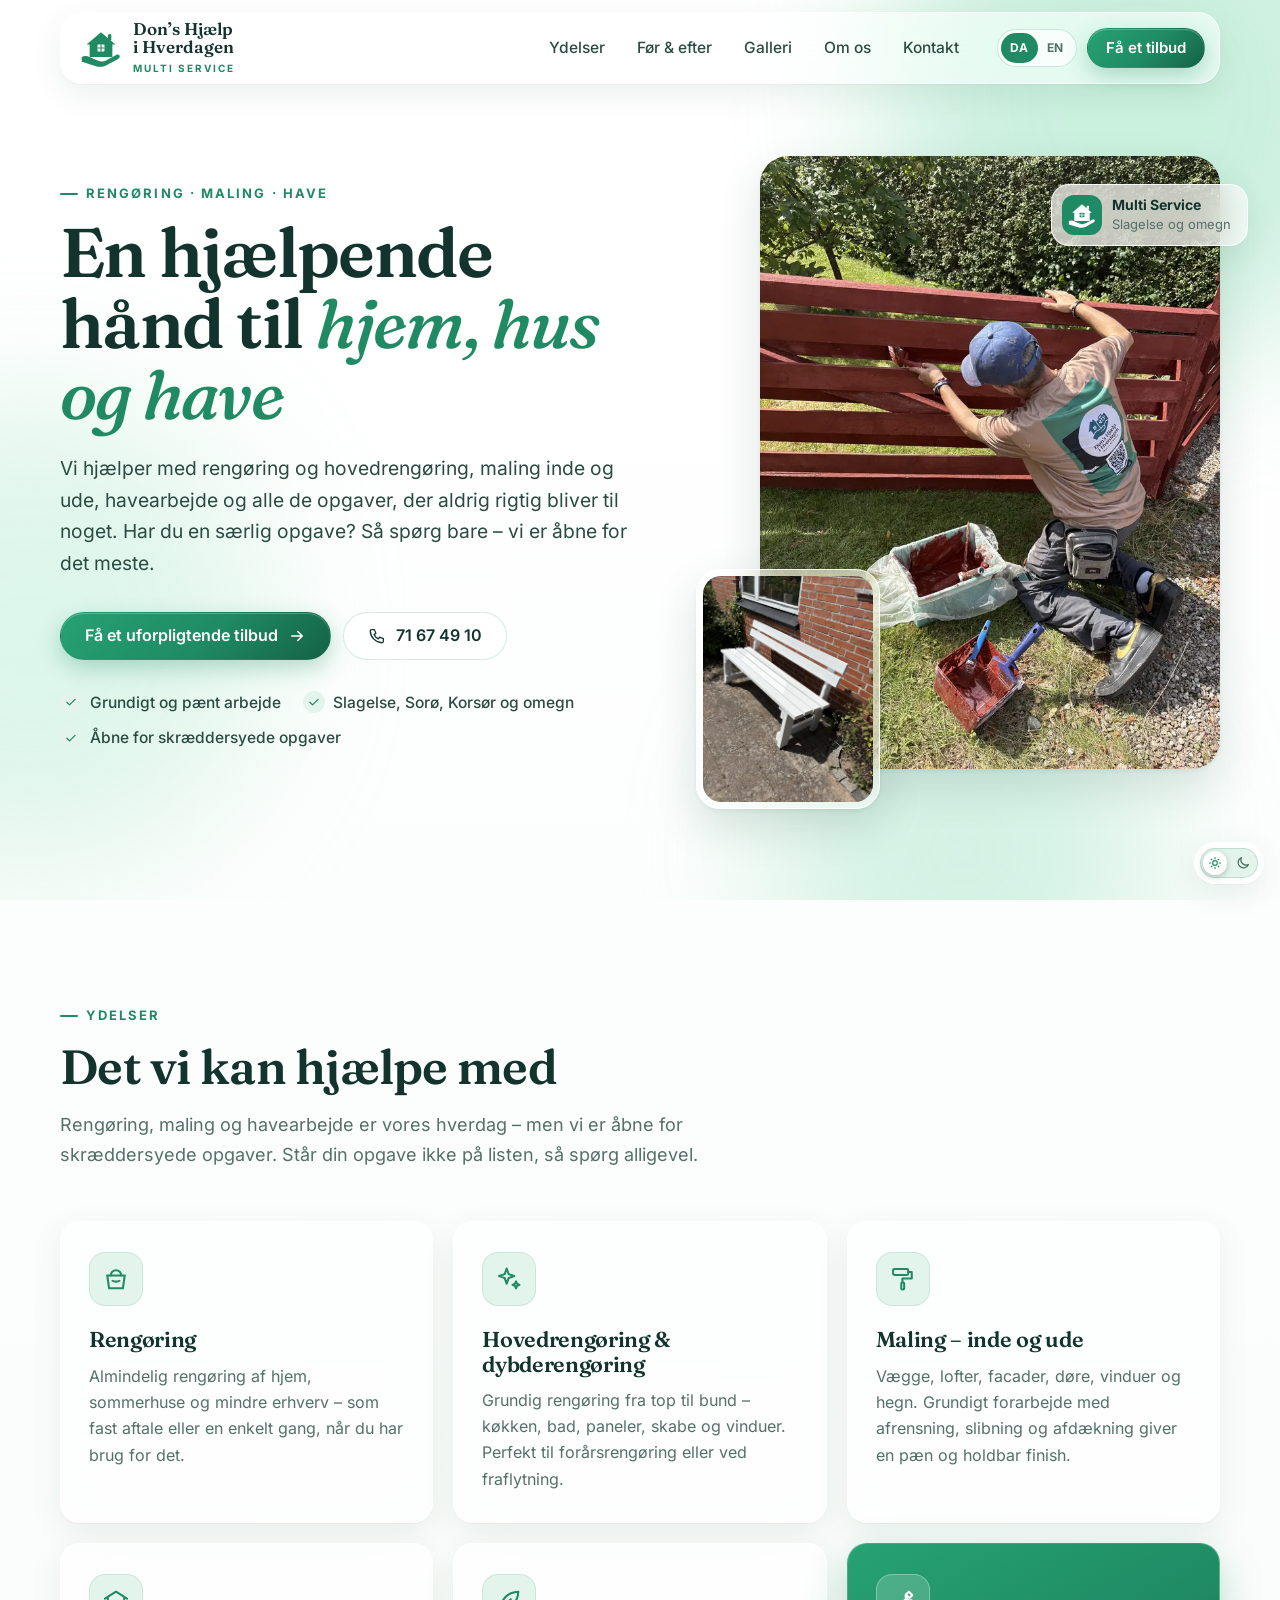
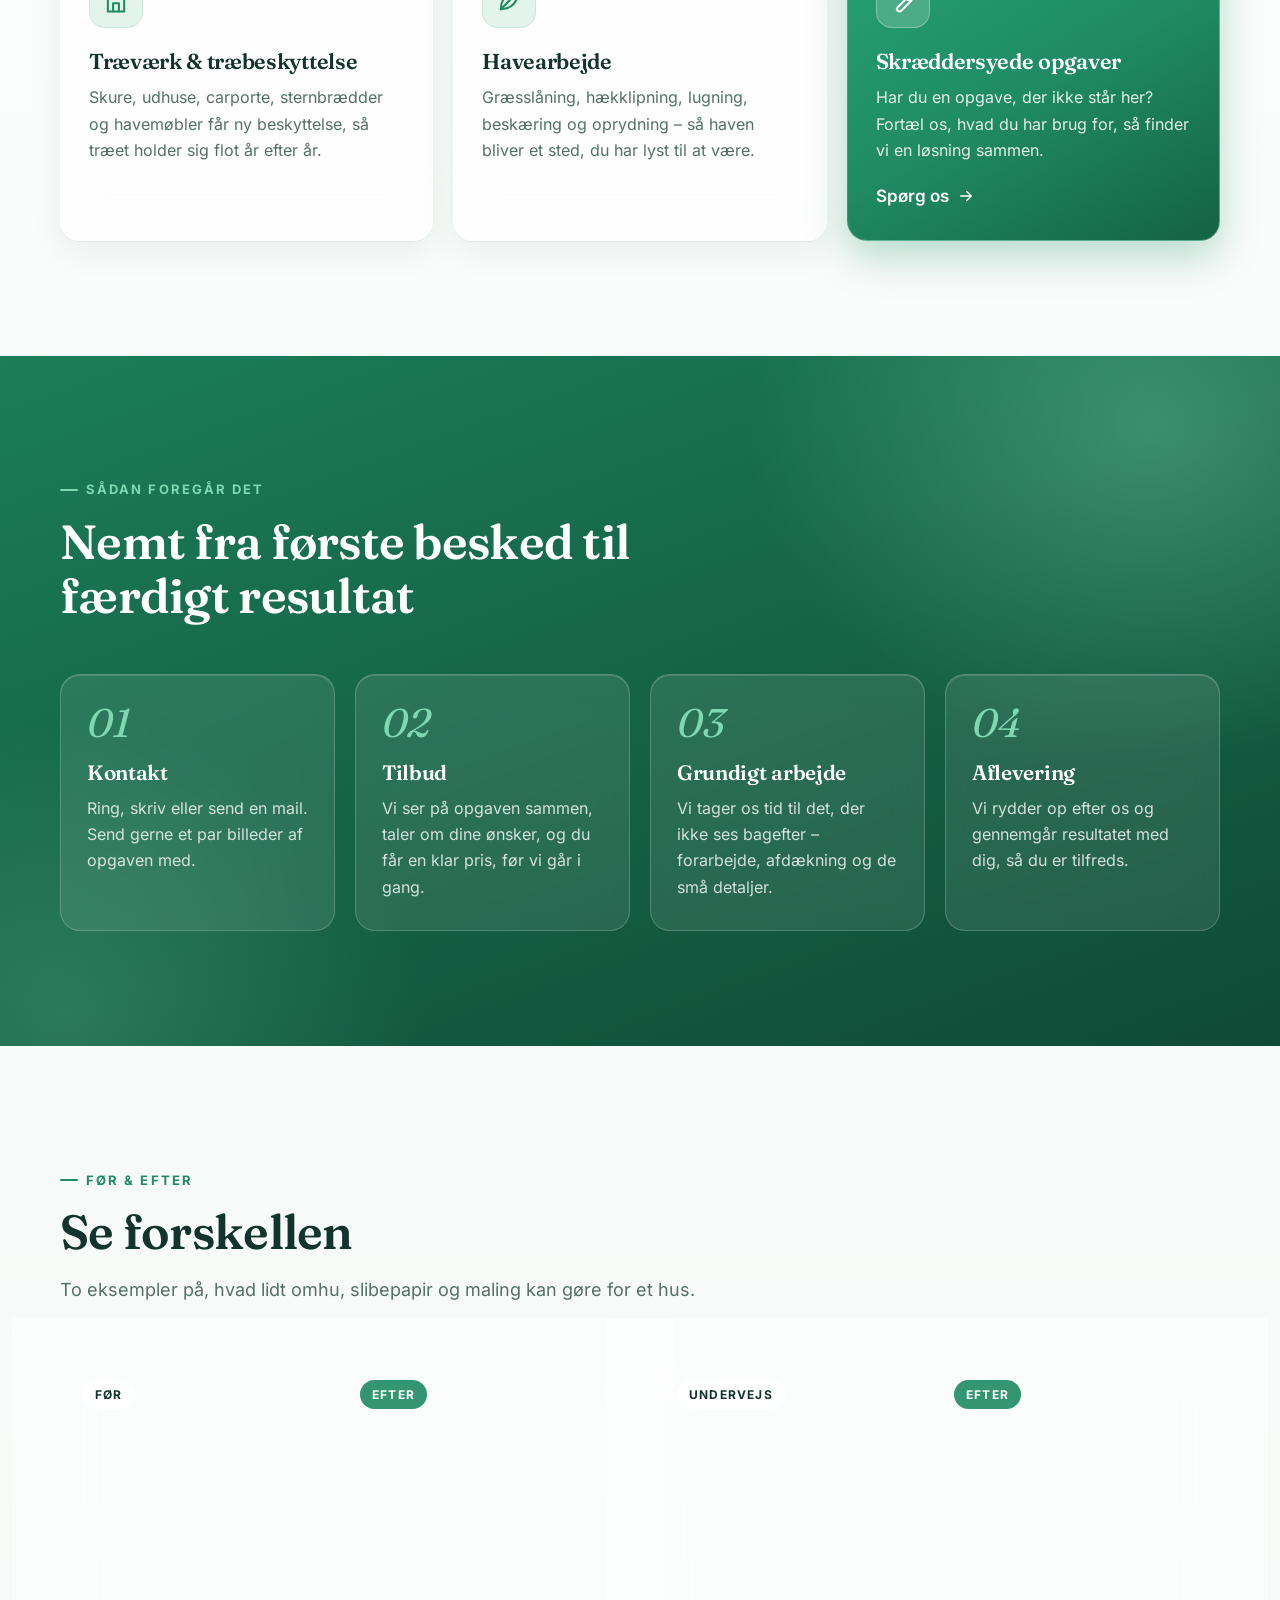
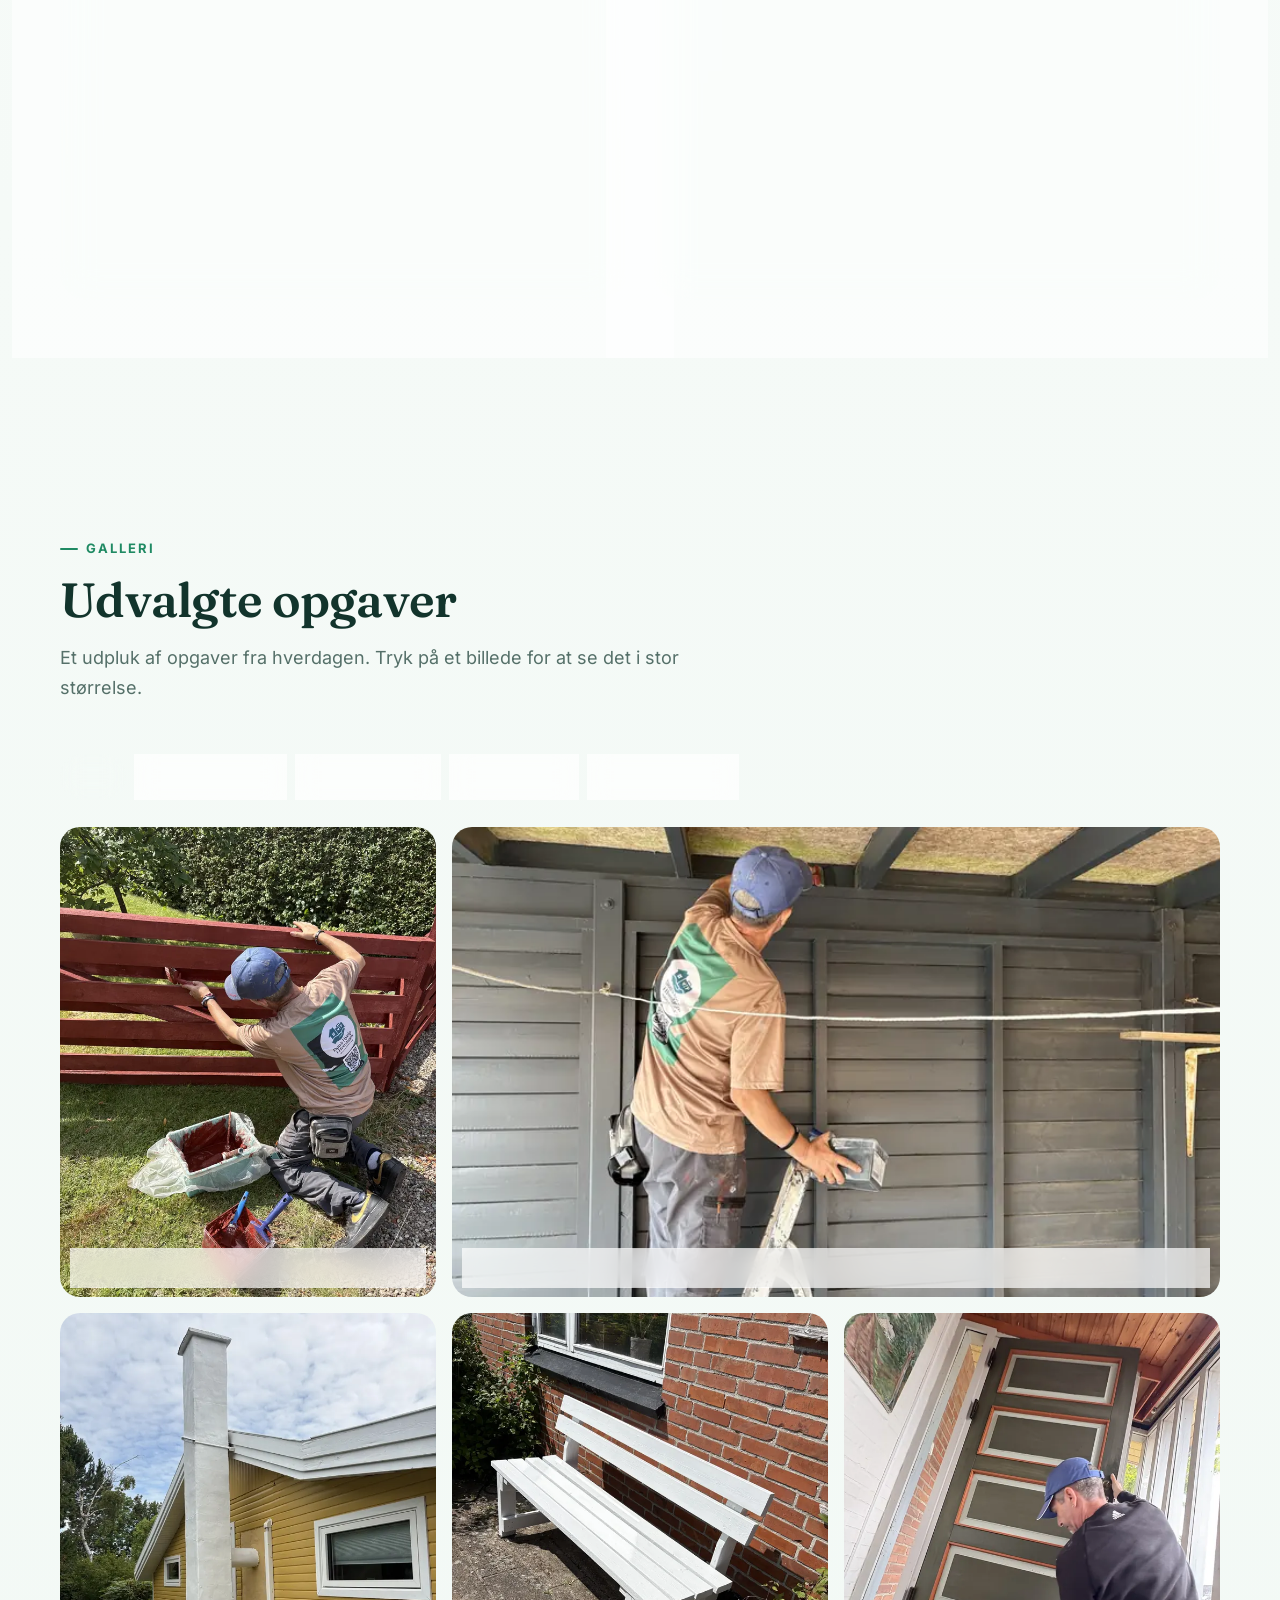
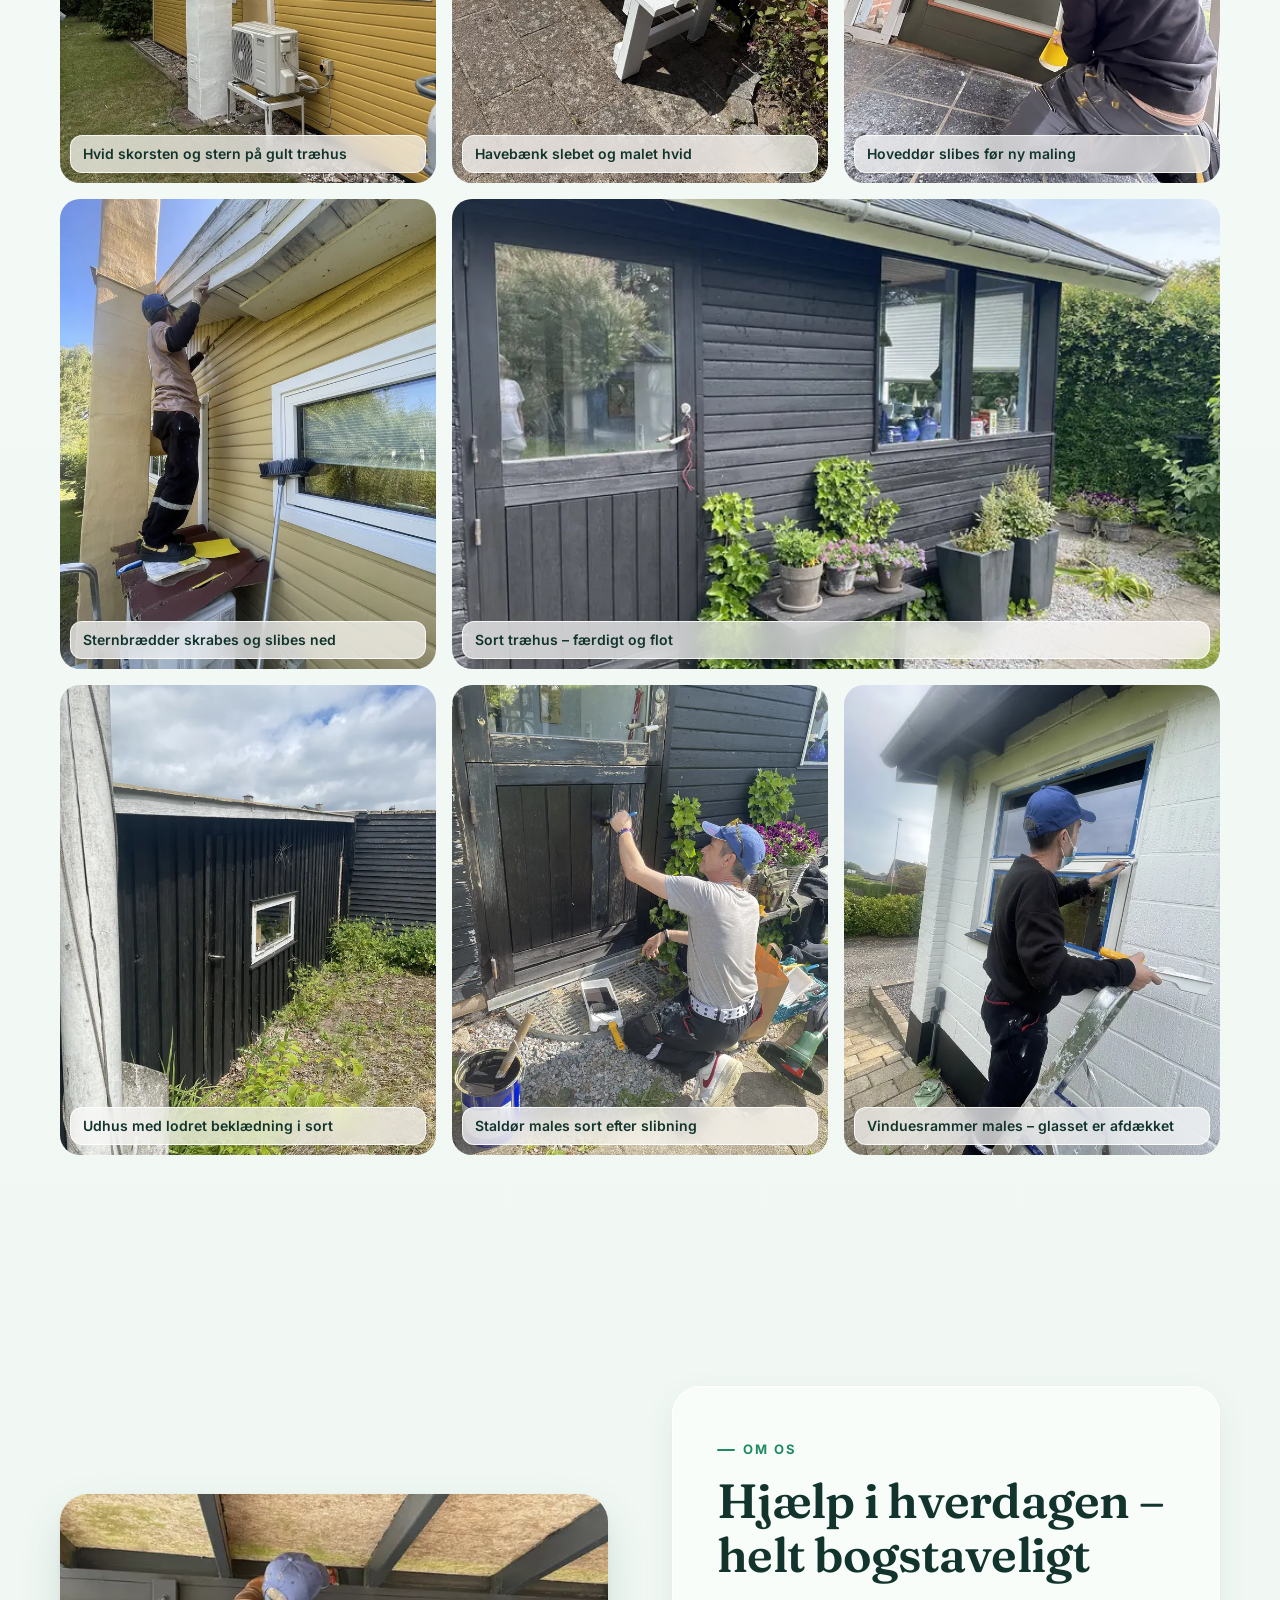
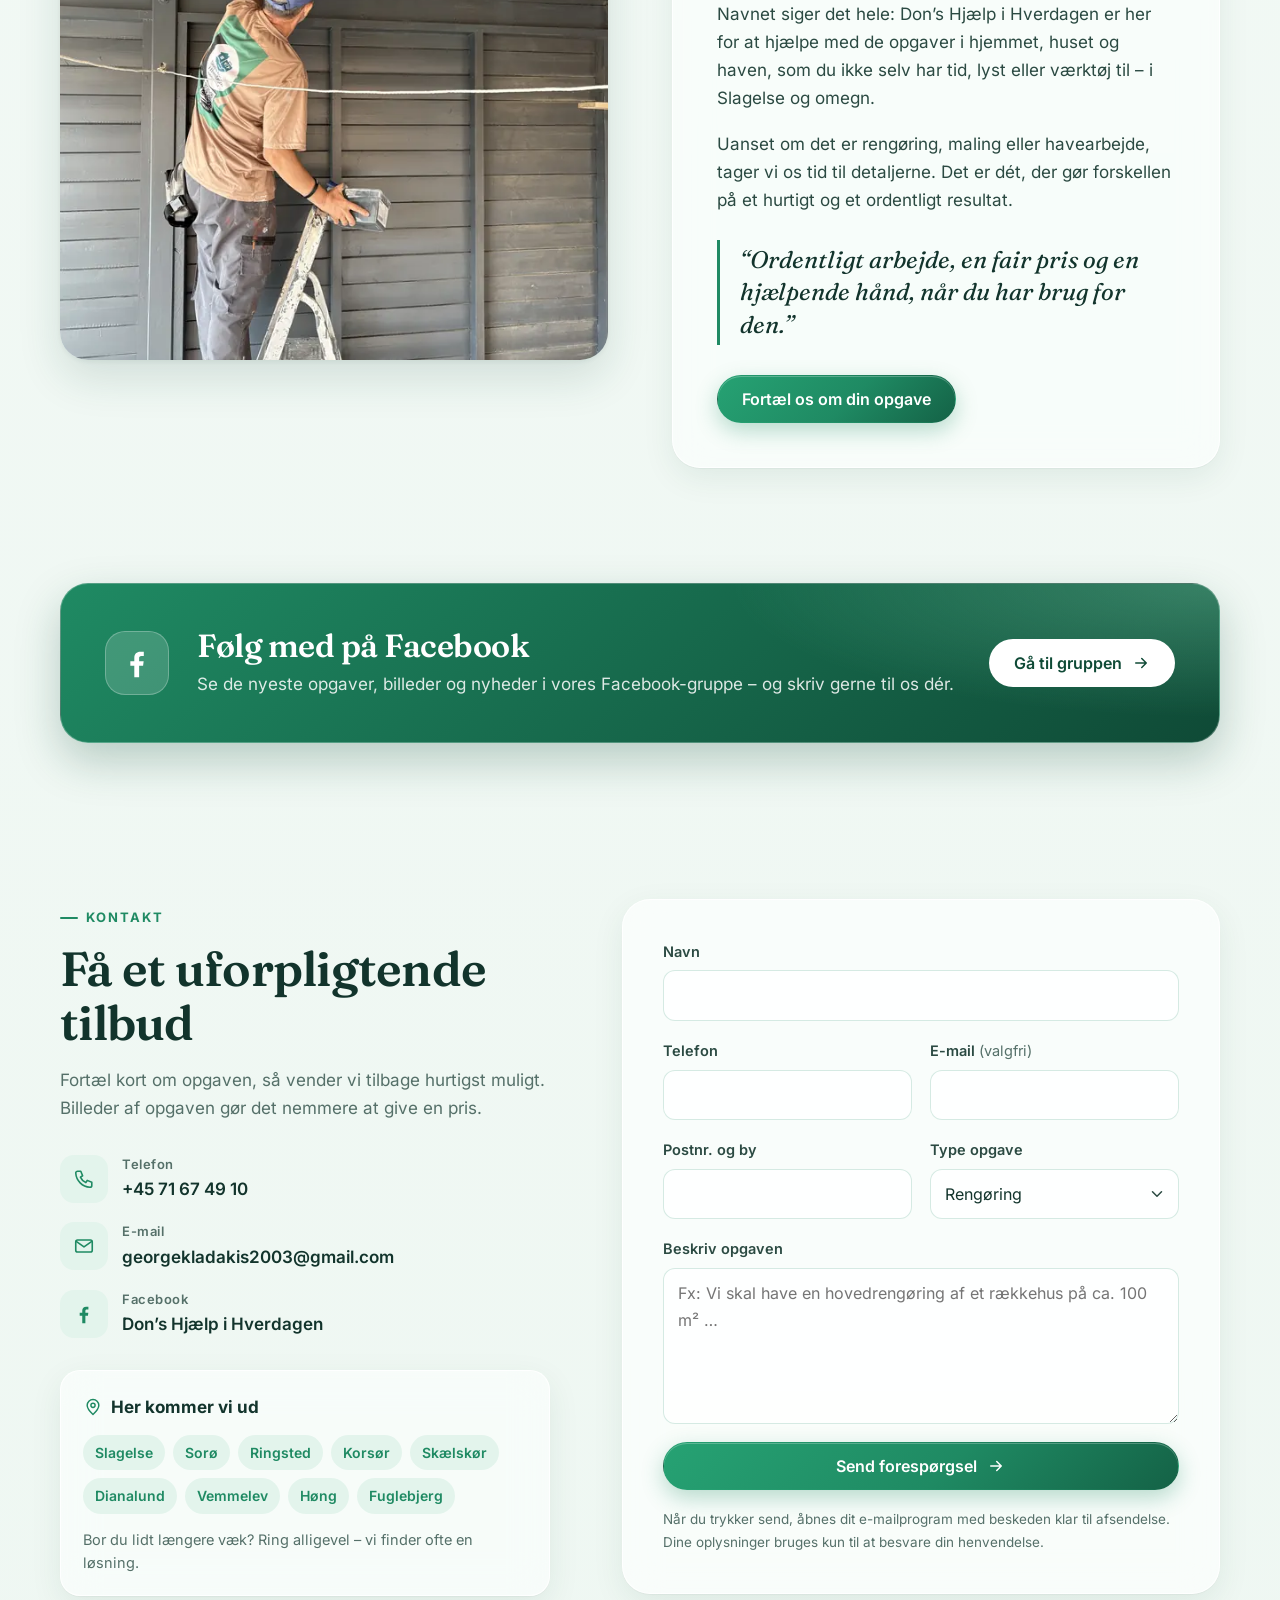
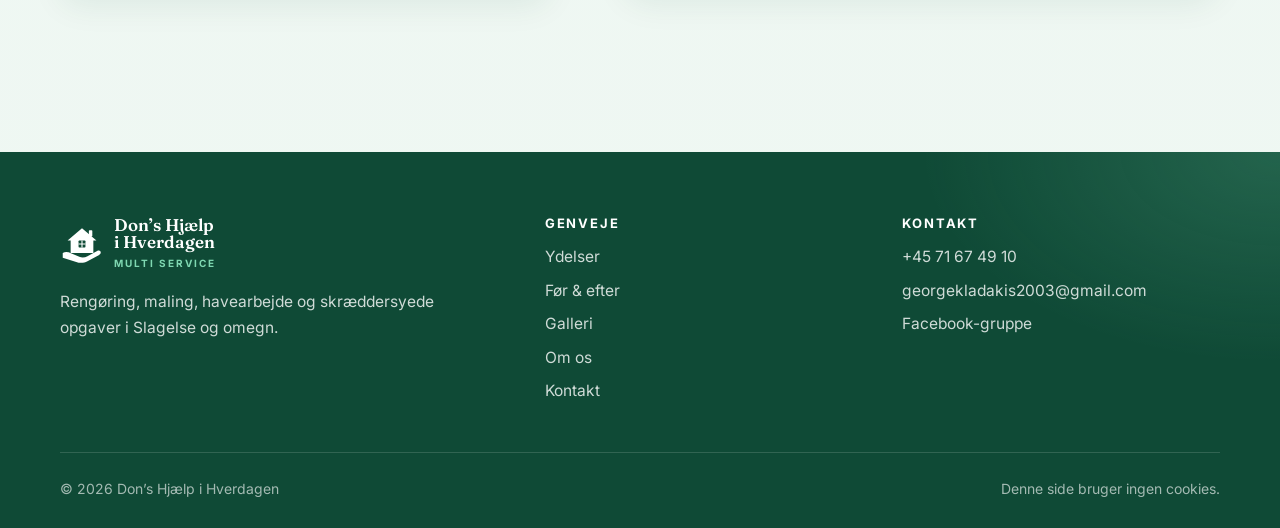
<file: dons-hjaelp-website/index.html>
<!doctype html>
<html lang="da">
<head>
  <meta charset="utf-8">
  <meta name="viewport" content="width=device-width, initial-scale=1">
  <title>Don’s Hjælp i Hverdagen – Rengøring, maling og havearbejde i Slagelse og omegn</title>
  <meta name="description" content="Don’s Hjælp i Hverdagen hjælper med rengøring, hovedrengøring, maling og havearbejde i Slagelse, Sorø, Ringsted, Korsør, Skælskør og omegn. Vi er også åbne for skræddersyede opgaver.">
  <meta name="theme-color" content="#1f8a63">
  <link rel="icon" href="favicon.svg" type="image/svg+xml">

  <link rel="canonical" href="https://donshjaelp.dk/">

  <!-- Open Graph (deling på Facebook m.m.) -->
  <meta property="og:url" content="https://donshjaelp.dk/">
  <meta property="og:type" content="website">
  <meta property="og:locale" content="da_DK">
  <meta property="og:site_name" content="Don’s Hjælp i Hverdagen">
  <meta property="og:title" content="Don’s Hjælp i Hverdagen – Multi Service i Slagelse og omegn">
  <meta property="og:description" content="Rengøring, maling, havearbejde og skræddersyede opgaver.">
  <meta property="og:image" content="https://donshjaelp.dk/img/og-image.jpg">
  <meta name="twitter:card" content="summary_large_image">

  <link rel="preload" href="fonts/fraunces-latin-wght-normal.woff2" as="font" type="font/woff2" crossorigin>
  <link rel="preload" href="fonts/inter-latin-wght-normal.woff2" as="font" type="font/woff2" crossorigin>
  <link rel="stylesheet" href="css/styles.css">
  <script>
    document.documentElement.classList.add('js');
    // Lys/mørk tilstand: brug besøgendes valg, ellers enhedens indstilling.
    (function () {
      var m = null;
      try { m = localStorage.getItem('dhh-mode'); } catch (e) {}
      if (m !== 'dark' && m !== 'light') m = window.matchMedia && matchMedia('(prefers-color-scheme: dark)').matches ? 'dark' : 'light';
      document.documentElement.setAttribute('data-mode', m);
    })();
  </script>
  <script src="js/main.js" defer></script>
  <script src="js/brush.js" defer></script>

  <script type="application/ld+json">
  {
    "@context": "https://schema.org",
    "@type": "HomeAndConstructionBusiness",
    "name": "Don’s Hjælp i Hverdagen",
    "alternateName": "Don’s Hjælp i Hverdagen – Multi Service",
    "description": "Multi service: rengøring, hovedrengøring, maling, havearbejde og skræddersyede opgaver.",
    "url": "https://donshjaelp.dk/",
    "image": "https://donshjaelp.dk/img/og-image.jpg",
    "telephone": "+4571674910",
    "email": "georgekladakis2003@gmail.com",
    "areaServed": [
      { "@type": "City", "name": "Slagelse" },
      { "@type": "City", "name": "Sorø" },
      { "@type": "City", "name": "Ringsted" },
      { "@type": "City", "name": "Korsør" },
      { "@type": "City", "name": "Skælskør" },
      { "@type": "City", "name": "Dianalund" },
      { "@type": "City", "name": "Vemmelev" },
      { "@type": "City", "name": "Høng" },
      { "@type": "City", "name": "Fuglebjerg" }
    ],
    "sameAs": ["https://www.facebook.com/share/g/1DtwAPga4s/"]
  }
  </script>
</head>
<body>
  <a class="skip-link" href="#main" data-i18n="skip">Spring til indhold</a>

  <!-- Bløde grønne lysfelter bag glasset -->
  <div class="bg-orbs" aria-hidden="true"><span></span><span></span><span></span></div>

  <!-- Ikoner (genbruges med <use href="#...">) -->
  <svg xmlns="http://www.w3.org/2000/svg" class="sprite" aria-hidden="true" focusable="false">
    <symbol id="logo-mark" viewBox="0 0 64 64">
      <path fill="currentColor" d="M32 9 53 27h-4.5v18h-33V27H11z"/>
      <rect fill="currentColor" x="42" y="12" width="5" height="9" rx="1"/>
      <path fill="currentColor" d="M4 45c4-2 8-1.4 12 .6l12 5c4 1.6 8 1.2 12-.8l14-7.8c3-1.6 6 0 5.2 3-.4 1.5-1.7 2.6-3.6 3.6L40 57c-5 2.6-11 3-16.4 1L4 52z"/>
      <rect fill="var(--mark-window, #ffffff)" x="27" y="27" width="10" height="10" rx="1"/>
      <path d="M32 27v10M27 32h10" stroke="currentColor" stroke-width="1.6"/>
    </symbol>
    <symbol id="i-check" viewBox="0 0 24 24"><path d="M5 12.5l4.5 4.5L19 7.5" fill="none" stroke="currentColor" stroke-width="2.2" stroke-linecap="round" stroke-linejoin="round"/></symbol>
    <symbol id="i-arrow" viewBox="0 0 24 24"><path d="M5 12h14M13 6l6 6-6 6" fill="none" stroke="currentColor" stroke-width="2" stroke-linecap="round" stroke-linejoin="round"/></symbol>
    <symbol id="i-bucket" viewBox="0 0 24 24"><g fill="none" stroke="currentColor" stroke-width="1.75" stroke-linecap="round" stroke-linejoin="round"><path d="M4.5 9h15l-1.6 11h-11.8z"/><path d="M7.5 9a4.5 4.5 0 0 1 9 0"/><path d="M9 13.5c1.5 1 4.5 1 6 0"/></g></symbol>
    <symbol id="i-sparkle" viewBox="0 0 24 24"><g fill="none" stroke="currentColor" stroke-width="1.75" stroke-linejoin="round"><path d="M10 3l1.7 4.8L16.5 9.5l-4.8 1.7L10 16l-1.7-4.8L3.5 9.5l4.8-1.7z"/><path d="M18 14l.9 2.1 2.1.9-2.1.9L18 20l-.9-2.1-2.1-.9 2.1-.9z"/></g></symbol>
    <symbol id="i-roller" viewBox="0 0 24 24"><g fill="none" stroke="currentColor" stroke-width="1.75" stroke-linecap="round" stroke-linejoin="round"><rect x="3.5" y="3.5" width="13" height="5" rx="1.2"/><path d="M16.5 6h3v5.5h-8V15"/><rect x="10.5" y="15" width="2.5" height="6" rx="1"/></g></symbol>
    <symbol id="i-leaf" viewBox="0 0 24 24"><g fill="none" stroke="currentColor" stroke-width="1.75" stroke-linecap="round" stroke-linejoin="round"><path d="M5 19C5 10.5 10.5 4.5 20 4c-.5 9.5-6.5 15-15 15z"/><path d="M5 19l8.5-8.5"/></g></symbol>
    <symbol id="i-shed" viewBox="0 0 24 24"><g fill="none" stroke="currentColor" stroke-width="1.75" stroke-linecap="round" stroke-linejoin="round"><path d="M2.5 10 12 4l9.5 6"/><path d="M5 8.5V21h14V8.5"/><path d="M9.5 21v-7h5v7"/></g></symbol>
    <symbol id="i-tools" viewBox="0 0 24 24"><g fill="none" stroke="currentColor" stroke-width="1.75" stroke-linecap="round" stroke-linejoin="round"><path d="M14.5 6.5a3.8 3.8 0 0 0 4.9 4.9l-8.9 8.9a2.1 2.1 0 0 1-3-3l8.9-8.9a3.8 3.8 0 0 0-1.9-1.9z"/><path d="M14.5 6.5 17 4l3 3-2.5 2.5"/></g></symbol>
    <symbol id="i-phone" viewBox="0 0 24 24"><path d="M5 3.5h3.5l2 5-2.4 1.5a11 11 0 0 0 5.9 5.9l1.5-2.4 5 2v3.5a2 2 0 0 1-2 2A16.5 16.5 0 0 1 3 5.5a2 2 0 0 1 2-2z" fill="none" stroke="currentColor" stroke-width="1.75" stroke-linejoin="round"/></symbol>
    <symbol id="i-mail" viewBox="0 0 24 24"><g fill="none" stroke="currentColor" stroke-width="1.75" stroke-linecap="round" stroke-linejoin="round"><rect x="3" y="5.5" width="18" height="13" rx="2"/><path d="m3.5 7 8.5 6 8.5-6"/></g></symbol>
    <symbol id="i-pin" viewBox="0 0 24 24"><g fill="none" stroke="currentColor" stroke-width="1.75" stroke-linecap="round" stroke-linejoin="round"><path d="M12 21s-7-6.2-7-11a7 7 0 0 1 14 0c0 4.8-7 11-7 11z"/><circle cx="12" cy="10" r="2.5"/></g></symbol>
    <symbol id="i-facebook" viewBox="0 0 24 24"><path fill="currentColor" d="M13.5 22v-8h2.8l.4-3.3h-3.2V8.6c0-.9.3-1.6 1.6-1.6h1.7V4.1c-.3 0-1.3-.1-2.5-.1-2.5 0-4.2 1.5-4.2 4.3v2.4H7.3V14h2.8v8z"/></symbol>
    <symbol id="i-sun" viewBox="0 0 24 24"><g fill="none" stroke="currentColor" stroke-width="2" stroke-linecap="round"><circle cx="12" cy="12" r="4"/><path d="M12 2.5v2M12 19.5v2M2.5 12h2M19.5 12h2M5.3 5.3l1.4 1.4M17.3 17.3l1.4 1.4M5.3 18.7l1.4-1.4M17.3 6.7l1.4-1.4"/></g></symbol>
    <symbol id="i-moon" viewBox="0 0 24 24"><path d="M20 14.5A8 8 0 0 1 9.5 4a8 8 0 1 0 10.5 10.5z" fill="none" stroke="currentColor" stroke-width="2" stroke-linejoin="round"/></symbol>
    <symbol id="i-close" viewBox="0 0 24 24"><path d="M6 6l12 12M18 6 6 18" fill="none" stroke="currentColor" stroke-width="2" stroke-linecap="round"/></symbol>
    <symbol id="i-prev" viewBox="0 0 24 24"><path d="M15 5l-7 7 7 7" fill="none" stroke="currentColor" stroke-width="2" stroke-linecap="round" stroke-linejoin="round"/></symbol>
    <symbol id="i-next" viewBox="0 0 24 24"><path d="M9 5l7 7-7 7" fill="none" stroke="currentColor" stroke-width="2" stroke-linecap="round" stroke-linejoin="round"/></symbol>
  </svg>

  <!-- ============ HEADER ============ -->
  <header class="site-header" id="top">
    <div class="container header-inner glass">
      <a class="brand" href="#top" aria-label="Don’s Hjælp i Hverdagen – til toppen" data-i18n-attr="aria-label=brand.home">
        <svg class="brand-mark" aria-hidden="true"><use href="#logo-mark"/></svg>
        <span class="brand-text">
          <span class="brand-name">Don’s Hjælp<br>i Hverdagen</span>
          <span class="brand-tag">Multi Service</span>
        </span>
      </a>

      <nav class="site-nav" id="site-nav" aria-label="Hovedmenu" data-i18n-attr="aria-label=nav.label">
        <ul>
          <li><a href="#ydelser" data-i18n="nav.services">Ydelser</a></li>
          <li><a href="#foer-efter" data-i18n="nav.ba">Før &amp; efter</a></li>
          <li><a href="#galleri" data-i18n="nav.gallery">Galleri</a></li>
          <li><a href="#om" data-i18n="nav.about">Om os</a></li>
          <li><a href="#kontakt" data-i18n="nav.contact">Kontakt</a></li>
        </ul>
      </nav>

      <div class="header-actions">
        <button class="lang-toggle" type="button" id="lang-toggle" aria-label="Switch to English">
          <span data-lang-opt="da">DA</span><span data-lang-opt="en">EN</span>
        </button>
        <a class="btn btn-primary btn-sm header-cta" href="#kontakt" data-i18n="nav.cta">Få et tilbud</a>
        <button class="nav-toggle" type="button" aria-expanded="false" aria-controls="site-nav" aria-label="Åbn menu">
          <span></span><span></span><span></span>
        </button>
      </div>
    </div>
  </header>

  <main id="main">

    <!-- ============ HERO ============ -->
    <section class="hero" id="forside">
      <div class="container hero-grid">
        <div class="hero-copy">
          <p class="eyebrow" data-i18n="hero.eyebrow">Rengøring · Maling · Have</p>
          <h1 data-i18n="hero.title">En hjælpende hånd til <em>hjem, hus og have</em></h1>
          <p class="lead" data-i18n="hero.lead">Vi hjælper med rengøring og hovedrengøring, maling inde og ude, havearbejde og alle de opgaver, der aldrig rigtig bliver til noget. Har du en særlig opgave? Så spørg bare – vi er åbne for det meste.</p>
          <div class="hero-actions">
            <a class="btn btn-primary" href="#kontakt"><span data-i18n="hero.cta1">Få et uforpligtende tilbud</span><svg class="btn-icon" aria-hidden="true"><use href="#i-arrow"/></svg></a>
            <a class="btn btn-glass" href="tel:+4571674910"><svg class="btn-icon" aria-hidden="true"><use href="#i-phone"/></svg><span>71 67 49 10</span></a>
          </div>
          <ul class="hero-points">
            <li><svg aria-hidden="true"><use href="#i-check"/></svg><span data-i18n="hero.p1">Grundigt og pænt arbejde</span></li>
            <li><svg aria-hidden="true"><use href="#i-check"/></svg><span data-i18n="hero.p2">Slagelse, Sorø, Korsør og omegn</span></li>
            <li><svg aria-hidden="true"><use href="#i-check"/></svg><span data-i18n="hero.p3">Åbne for skræddersyede opgaver</span></li>
          </ul>
        </div>

        <div class="hero-media">
          <figure class="hero-main">
            <img src="img/hegn-roed-700.webp"
                 srcset="img/hegn-roed-700.webp 700w, img/hegn-roed-1400.webp 1400w"
                 sizes="(min-width: 960px) 460px, 92vw"
                 width="700" height="933" fetchpriority="high"
                 alt="Rødt plankeværk og låge bliver malet med pensel" data-i18n-attr="alt=alt.fence">
          </figure>
          <figure class="hero-inset">
            <img src="img/havebaenk-700.webp" width="700" height="933" loading="lazy"
                 alt="Nymalet hvid havebænk foran en rød murstensvæg" data-i18n-attr="alt=alt.bench">
          </figure>
          <div class="hero-badge glass">
            <svg class="hero-badge-mark" aria-hidden="true"><use href="#logo-mark"/></svg>
            <span><strong>Multi Service</strong><span data-i18n="hero.badge">Slagelse og omegn</span></span>
          </div>
        </div>
      </div>
    </section>

    <!-- ============ YDELSER ============ -->
    <section class="section" id="ydelser">
      <div class="container">
        <header class="section-head reveal">
          <p class="eyebrow" data-i18n="services.eyebrow">Ydelser</p>
          <h2 data-i18n="services.title">Det vi kan hjælpe med</h2>
          <p data-i18n="services.intro">Rengøring, maling og havearbejde er vores hverdag – men vi er åbne for skræddersyede opgaver. Står din opgave ikke på listen, så spørg alligevel.</p>
        </header>

        <ul class="services-grid">
          <li class="service-card glass reveal">
            <span class="service-icon"><svg aria-hidden="true"><use href="#i-bucket"/></svg></span>
            <h3 data-i18n="s1.title">Rengøring</h3>
            <p data-i18n="s1.text">Almindelig rengøring af hjem, sommerhuse og mindre erhverv – som fast aftale eller en enkelt gang, når du har brug for det.</p>
          </li>
          <li class="service-card glass reveal">
            <span class="service-icon"><svg aria-hidden="true"><use href="#i-sparkle"/></svg></span>
            <h3 data-i18n="s2.title">Hovedrengøring &amp; dybderengøring</h3>
            <p data-i18n="s2.text">Grundig rengøring fra top til bund – køkken, bad, paneler, skabe og vinduer. Perfekt til forårsrengøring eller ved fraflytning.</p>
          </li>
          <li class="service-card glass reveal">
            <span class="service-icon"><svg aria-hidden="true"><use href="#i-roller"/></svg></span>
            <h3 data-i18n="s3.title">Maling – inde og ude</h3>
            <p data-i18n="s3.text">Vægge, lofter, facader, døre, vinduer og hegn. Grundigt forarbejde med afrensning, slibning og afdækning giver en pæn og holdbar finish.</p>
          </li>
          <li class="service-card glass reveal">
            <span class="service-icon"><svg aria-hidden="true"><use href="#i-shed"/></svg></span>
            <h3 data-i18n="s4.title">Træværk &amp; træbeskyttelse</h3>
            <p data-i18n="s4.text">Skure, udhuse, carporte, sternbrædder og havemøbler får ny beskyttelse, så træet holder sig flot år efter år.</p>
          </li>
          <li class="service-card glass reveal">
            <span class="service-icon"><svg aria-hidden="true"><use href="#i-leaf"/></svg></span>
            <h3 data-i18n="s5.title">Havearbejde</h3>
            <p data-i18n="s5.text">Græsslåning, hækklipning, lugning, beskæring og oprydning – så haven bliver et sted, du har lyst til at være.</p>
          </li>
          <li class="service-card service-card-accent reveal">
            <span class="service-icon"><svg aria-hidden="true"><use href="#i-tools"/></svg></span>
            <h3 data-i18n="s6.title">Skræddersyede opgaver</h3>
            <p data-i18n="s6.text">Har du en opgave, der ikke står her? Fortæl os, hvad du har brug for, så finder vi en løsning sammen.</p>
            <a class="card-link" href="#kontakt"><span data-i18n="s6.cta">Spørg os</span><svg aria-hidden="true"><use href="#i-arrow"/></svg></a>
          </li>
        </ul>
      </div>
    </section>

    <!-- ============ PROCES ============ -->
    <section class="section section-green" id="proces" aria-labelledby="proces-title">
      <div class="container">
        <header class="section-head reveal">
          <p class="eyebrow" data-i18n="process.eyebrow">Sådan foregår det</p>
          <h2 id="proces-title" data-i18n="process.title">Nemt fra første besked til færdigt resultat</h2>
        </header>
        <ol class="steps">
          <li class="step reveal">
            <span class="step-num" aria-hidden="true">01</span>
            <h3 data-i18n="p1.title">Kontakt</h3>
            <p data-i18n="p1.text">Ring, skriv eller send en mail. Send gerne et par billeder af opgaven med.</p>
          </li>
          <li class="step reveal">
            <span class="step-num" aria-hidden="true">02</span>
            <h3 data-i18n="p2.title">Tilbud</h3>
            <p data-i18n="p2.text">Vi ser på opgaven sammen, taler om dine ønsker, og du får en klar pris, før vi går i gang.</p>
          </li>
          <li class="step reveal">
            <span class="step-num" aria-hidden="true">03</span>
            <h3 data-i18n="p3.title">Grundigt arbejde</h3>
            <p data-i18n="p3.text">Vi tager os tid til det, der ikke ses bagefter – forarbejde, afdækning og de små detaljer.</p>
          </li>
          <li class="step reveal">
            <span class="step-num" aria-hidden="true">04</span>
            <h3 data-i18n="p4.title">Aflevering</h3>
            <p data-i18n="p4.text">Vi rydder op efter os og gennemgår resultatet med dig, så du er tilfreds.</p>
          </li>
        </ol>
      </div>
    </section>

    <!-- ============ FØR & EFTER ============ -->
    <section class="section" id="foer-efter">
      <div class="container">
        <header class="section-head reveal">
          <p class="eyebrow" data-i18n="ba.eyebrow">Før &amp; efter</p>
          <h2 data-i18n="ba.title">Se forskellen</h2>
          <p data-i18n="ba.intro">To eksempler på, hvad lidt omhu, slibepapir og maling kan gøre for et hus.</p>
        </header>

        <div class="ba-grid">
          <article class="ba-card glass reveal">
            <div class="ba-pair">
              <figure>
                <img src="img/stern-foer-700.webp" width="700" height="933" loading="lazy"
                     alt="Afskallede sternbrædder bliver skrabet og slebet på et gult træhus" data-i18n-attr="alt=alt.sternBefore">
                <figcaption class="ba-label" data-i18n="ba.before">Før</figcaption>
              </figure>
              <figure>
                <img src="img/skorsten-efter-700.webp" width="700" height="933" loading="lazy"
                     alt="Gult træhus med nymalet hvid skorsten, stern og vindskeder" data-i18n-attr="alt=alt.sternAfter">
                <figcaption class="ba-label ba-label-after" data-i18n="ba.after">Efter</figcaption>
              </figure>
            </div>
            <div class="ba-body">
              <h3 data-i18n="ba1.title">Sternbrædder &amp; skorsten</h3>
              <p data-i18n="ba1.text">Den gamle, afskallede maling blev skrabet og slebet ned, før stern, vindskeder og skorsten fik en ny, hvid finish, der står skarpt mod den gule træfacade.</p>
            </div>
          </article>

          <article class="ba-card glass reveal">
            <div class="ba-pair">
              <figure>
                <img src="img/sort-doer-undervejs-700.webp" width="700" height="933" loading="lazy"
                     alt="Slidt sort staldør bliver malet med pensel" data-i18n-attr="alt=alt.doorDuring">
                <figcaption class="ba-label" data-i18n="ba.during">Undervejs</figcaption>
              </figure>
              <figure>
                <img src="img/sort-hus-efter-700.webp" width="700" height="525" loading="lazy" class="ba-img-left"
                     alt="Færdigmalet sort træhus med glasdør og planter foran" data-i18n-attr="alt=alt.doorAfter">
                <figcaption class="ba-label ba-label-after" data-i18n="ba.after">Efter</figcaption>
              </figure>
            </div>
            <div class="ba-body">
              <h3 data-i18n="ba2.title">Sort træhus med staldør</h3>
              <p data-i18n="ba2.text">Slidt og afskallet træværk på dør og facade blev slebet og malet op igen. Nu står huset ensartet sort og klar til vejr og vind.</p>
            </div>
          </article>
        </div>
      </div>
    </section>

    <!-- ============ GALLERI ============ -->
    <section class="section" id="galleri">
      <div class="container">
        <header class="section-head reveal">
          <p class="eyebrow" data-i18n="gallery.eyebrow">Galleri</p>
          <h2 data-i18n="gallery.title">Udvalgte opgaver</h2>
          <p data-i18n="gallery.intro">Et udpluk af opgaver fra hverdagen. Tryk på et billede for at se det i stor størrelse.</p>
        </header>

        <div class="filters" role="group" aria-label="Filtrér billeder" data-i18n-attr="aria-label=gallery.filterLabel">
          <button type="button" class="chip" data-filter="all" aria-pressed="true" data-i18n="f.all">Alle</button>
          <button type="button" class="chip" data-filter="facade" aria-pressed="false" data-i18n="f.facade">Facader &amp; stern</button>
          <button type="button" class="chip" data-filter="doors" aria-pressed="false" data-i18n="f.doors">Døre &amp; vinduer</button>
          <button type="button" class="chip" data-filter="garden" aria-pressed="false" data-i18n="f.garden">Hegn &amp; have</button>
          <button type="button" class="chip" data-filter="sheds" aria-pressed="false" data-i18n="f.sheds">Skure &amp; udhuse</button>
        </div>

        <ul class="gallery" id="gallery">
          <li class="g-item" data-cat="garden">
            <button type="button" class="g-open" data-full="img/hegn-roed-1400.webp">
              <img src="img/hegn-roed-700.webp" width="700" height="933" loading="lazy" alt="Rødt plankeværk og låge bliver malet med pensel" data-i18n-attr="alt=alt.fence">
              <span class="g-cap" data-i18n="g1">Rødt plankeværk og låge får ny maling</span>
            </button>
          </li>
          <li class="g-item is-wide" data-cat="sheds">
            <button type="button" class="g-open" data-full="img/udhus-graa-1400.webp">
              <img src="img/udhus-graa-700.webp" width="700" height="525" loading="lazy" alt="Udhus under halvtag bliver malet antracitgrå" data-i18n-attr="alt=alt.shedGrey">
              <span class="g-cap" data-i18n="g2">Udhus under halvtag males antracitgrå</span>
            </button>
          </li>
          <li class="g-item" data-cat="facade">
            <button type="button" class="g-open" data-full="img/skorsten-efter-1400.webp">
              <img src="img/skorsten-efter-700.webp" width="700" height="933" loading="lazy" alt="Gult træhus med nymalet hvid skorsten, stern og vindskeder" data-i18n-attr="alt=alt.sternAfter">
              <span class="g-cap" data-i18n="g3">Hvid skorsten og stern på gult træhus</span>
            </button>
          </li>
          <li class="g-item" data-cat="garden">
            <button type="button" class="g-open" data-full="img/havebaenk-1400.webp">
              <img src="img/havebaenk-700.webp" width="700" height="933" loading="lazy" alt="Nymalet hvid havebænk foran en rød murstensvæg" data-i18n-attr="alt=alt.bench">
              <span class="g-cap" data-i18n="g4">Havebænk slebet og malet hvid</span>
            </button>
          </li>
          <li class="g-item" data-cat="doors">
            <button type="button" class="g-open" data-full="img/hoveddoer-1400.webp">
              <img src="img/hoveddoer-700.webp" width="700" height="933" loading="lazy" alt="Grøn hoveddør med orange og lyse felter bliver slebet i hånden" data-i18n-attr="alt=alt.frontDoor">
              <span class="g-cap" data-i18n="g5">Hoveddør slibes før ny maling</span>
            </button>
          </li>
          <li class="g-item" data-cat="facade">
            <button type="button" class="g-open" data-full="img/stern-foer-1400.webp">
              <img src="img/stern-foer-700.webp" width="700" height="933" loading="lazy" alt="Afskallede sternbrædder bliver skrabet og slebet på et gult træhus" data-i18n-attr="alt=alt.sternBefore">
              <span class="g-cap" data-i18n="g6">Sternbrædder skrabes og slibes ned</span>
            </button>
          </li>
          <li class="g-item is-wide" data-cat="sheds">
            <button type="button" class="g-open" data-full="img/sort-hus-efter-1400.webp">
              <img src="img/sort-hus-efter-700.webp" width="700" height="525" loading="lazy" alt="Færdigmalet sort træhus med glasdør og planter foran" data-i18n-attr="alt=alt.doorAfter">
              <span class="g-cap" data-i18n="g7">Sort træhus – færdigt og flot</span>
            </button>
          </li>
          <li class="g-item" data-cat="sheds">
            <button type="button" class="g-open" data-full="img/sort-udhus-1400.webp">
              <img src="img/sort-udhus-700.webp" width="700" height="933" loading="lazy" alt="Sort udhus med lodret træbeklædning og hvidt vindue" data-i18n-attr="alt=alt.shedBlack">
              <span class="g-cap" data-i18n="g8">Udhus med lodret beklædning i sort</span>
            </button>
          </li>
          <li class="g-item" data-cat="doors">
            <button type="button" class="g-open" data-full="img/sort-doer-undervejs-1400.webp">
              <img src="img/sort-doer-undervejs-700.webp" width="700" height="933" loading="lazy" alt="Slidt sort staldør bliver malet med pensel" data-i18n-attr="alt=alt.doorDuring">
              <span class="g-cap" data-i18n="g9">Staldør males sort efter slibning</span>
            </button>
          </li>
          <li class="g-item" data-cat="doors">
            <button type="button" class="g-open" data-full="img/vinduer-1400.webp">
              <img src="img/vinduer-700.webp" width="700" height="933" loading="lazy" alt="Vinduesrammer bliver malet hvide, glasset er afdækket med blå tape" data-i18n-attr="alt=alt.window">
              <span class="g-cap" data-i18n="g10">Vinduesrammer males – glasset er afdækket</span>
            </button>
          </li>
        </ul>
      </div>
    </section>

    <!-- ============ OM OS ============ -->
    <section class="section" id="om">
      <div class="container about-grid">
        <figure class="about-media reveal">
          <img src="img/udhus-graa-700.webp"
               srcset="img/udhus-graa-700.webp 700w, img/udhus-graa-1400.webp 1400w"
               sizes="(min-width: 960px) 540px, 92vw"
               width="700" height="525" loading="lazy"
               alt="Maler i arbejdstøj med Don’s Hjælp i Hverdagen-logoet på ryggen, i gang med et udhus" data-i18n-attr="alt=alt.about">
        </figure>
        <div class="about-copy glass reveal">
          <p class="eyebrow" data-i18n="about.eyebrow">Om os</p>
          <h2 data-i18n="about.title">Hjælp i hverdagen – helt bogstaveligt</h2>
          <!-- TIP: Skriv gerne et par linjer om Don selv her – baggrund og erfaring. -->
          <p data-i18n="about.p1">Navnet siger det hele: Don’s Hjælp i Hverdagen er her for at hjælpe med de opgaver i hjemmet, huset og haven, som du ikke selv har tid, lyst eller værktøj til – i Slagelse og omegn.</p>
          <p data-i18n="about.p2">Uanset om det er rengøring, maling eller havearbejde, tager vi os tid til detaljerne. Det er dét, der gør forskellen på et hurtigt og et ordentligt resultat.</p>
          <blockquote class="about-quote" data-i18n="about.quote">“Ordentligt arbejde, en fair pris og en hjælpende hånd, når du har brug for den.”</blockquote>
          <a class="btn btn-primary" href="#kontakt" data-i18n="about.cta">Fortæl os om din opgave</a>
        </div>
      </div>
    </section>

    <!-- ============ FACEBOOK ============ -->
    <section class="fb-section" aria-labelledby="fb-title">
      <div class="container">
        <div class="fb-card reveal">
          <span class="fb-icon"><svg aria-hidden="true"><use href="#i-facebook"/></svg></span>
          <div>
            <h2 id="fb-title" data-i18n="fb.title">Følg med på Facebook</h2>
            <p data-i18n="fb.text">Se de nyeste opgaver, billeder og nyheder i vores Facebook-gruppe – og skriv gerne til os dér.</p>
          </div>
          <a class="btn btn-light" href="https://www.facebook.com/share/g/1DtwAPga4s/" target="_blank" rel="noopener">
            <span data-i18n="fb.cta">Gå til gruppen</span><svg class="btn-icon" aria-hidden="true"><use href="#i-arrow"/></svg>
          </a>
        </div>
      </div>
    </section>

    <!-- ============ KONTAKT ============ -->
    <section class="section" id="kontakt">
      <div class="container contact-grid">
        <div class="contact-info reveal">
          <p class="eyebrow" data-i18n="contact.eyebrow">Kontakt</p>
          <h2 data-i18n="contact.title">Få et uforpligtende tilbud</h2>
          <p data-i18n="contact.intro">Fortæl kort om opgaven, så vender vi tilbage hurtigst muligt. Billeder af opgaven gør det nemmere at give en pris.</p>

          <ul class="contact-list">
            <li>
              <span class="contact-icon"><svg aria-hidden="true"><use href="#i-phone"/></svg></span>
              <span><span class="contact-label" data-i18n="contact.phone">Telefon</span>
              <a href="tel:+4571674910">+45 71 67 49 10</a></span>
            </li>
            <li>
              <span class="contact-icon"><svg aria-hidden="true"><use href="#i-mail"/></svg></span>
              <span><span class="contact-label" data-i18n="contact.email">E-mail</span>
              <a href="mailto:georgekladakis2003@gmail.com">georgekladakis2003@gmail.com</a></span>
            </li>
            <li>
              <span class="contact-icon"><svg aria-hidden="true"><use href="#i-facebook"/></svg></span>
              <span><span class="contact-label">Facebook</span>
              <a href="https://www.facebook.com/share/g/1DtwAPga4s/" target="_blank" rel="noopener" data-i18n="contact.fbLink">Don’s Hjælp i Hverdagen</a></span>
            </li>
          </ul>

          <div class="area-card glass">
            <p class="area-title"><svg aria-hidden="true"><use href="#i-pin"/></svg><span data-i18n="contact.area">Her kommer vi ud</span></p>
            <ul class="area-list">
              <li>Slagelse</li>
              <li>Sorø</li>
              <li>Ringsted</li>
              <li>Korsør</li>
              <li>Skælskør</li>
              <li>Dianalund</li>
              <li>Vemmelev</li>
              <li>Høng</li>
              <li>Fuglebjerg</li>
            </ul>
            <p class="area-note" data-i18n="contact.areaNote">Bor du lidt længere væk? Ring alligevel – vi finder ofte en løsning.</p>
          </div>
        </div>

        <form class="contact-form glass reveal" id="contact-form" data-mailto="georgekladakis2003@gmail.com">
          <div class="field">
            <label for="f-name" data-i18n="form.name">Navn</label>
            <input id="f-name" name="name" type="text" autocomplete="name" required maxlength="80">
          </div>
          <div class="field-row">
            <div class="field">
              <label for="f-phone" data-i18n="form.phone">Telefon</label>
              <input id="f-phone" name="phone" type="tel" autocomplete="tel" required maxlength="30">
            </div>
            <div class="field">
              <label for="f-email"><span data-i18n="form.email">E-mail</span> <span class="optional" data-i18n="form.optional">(valgfri)</span></label>
              <input id="f-email" name="email" type="email" autocomplete="email" maxlength="120">
            </div>
          </div>
          <div class="field-row">
            <div class="field">
              <label for="f-city" data-i18n="form.city">Postnr. og by</label>
              <input id="f-city" name="city" type="text" autocomplete="address-level2" maxlength="80">
            </div>
            <div class="field">
              <label for="f-task" data-i18n="form.task">Type opgave</label>
              <select id="f-task" name="task">
                <option data-i18n="o1">Rengøring</option>
                <option data-i18n="o2">Hovedrengøring / dybderengøring</option>
                <option data-i18n="o3">Maling (inde eller ude)</option>
                <option data-i18n="o4">Træværk &amp; træbeskyttelse</option>
                <option data-i18n="o5">Havearbejde</option>
                <option data-i18n="o6">Skræddersyet opgave / andet</option>
              </select>
            </div>
          </div>
          <div class="field">
            <label for="f-msg" data-i18n="form.msg">Beskriv opgaven</label>
            <textarea id="f-msg" name="message" rows="5" required maxlength="1200"
                      placeholder="Fx: Vi skal have en hovedrengøring af et rækkehus på ca. 100 m² …" data-i18n-attr="placeholder=form.msgPh"></textarea>
          </div>
          <button class="btn btn-primary btn-block" type="submit"><span data-i18n="form.submit">Send forespørgsel</span><svg class="btn-icon" aria-hidden="true"><use href="#i-arrow"/></svg></button>
          <p class="form-note" data-i18n="form.note">Når du trykker send, åbnes dit e-mailprogram med beskeden klar til afsendelse. Dine oplysninger bruges kun til at besvare din henvendelse.</p>
          <p class="form-status" id="form-status" role="status" aria-live="polite"></p>
        </form>
      </div>
    </section>
  </main>

  <!-- ============ FOOTER ============ -->
  <footer class="site-footer">
    <div class="container footer-grid">
      <div class="footer-brand">
        <a class="brand brand-light" href="#top">
          <svg class="brand-mark" aria-hidden="true"><use href="#logo-mark"/></svg>
          <span class="brand-text">
            <span class="brand-name">Don’s Hjælp<br>i Hverdagen</span>
            <span class="brand-tag">Multi Service</span>
          </span>
        </a>
        <p data-i18n="footer.text">Rengøring, maling, havearbejde og skræddersyede opgaver i Slagelse og omegn.</p>
      </div>
      <nav aria-label="Genveje" data-i18n-attr="aria-label=footer.navLabel">
        <h2 class="footer-title" data-i18n="footer.links">Genveje</h2>
        <ul>
          <li><a href="#ydelser" data-i18n="nav.services">Ydelser</a></li>
          <li><a href="#foer-efter" data-i18n="nav.ba">Før &amp; efter</a></li>
          <li><a href="#galleri" data-i18n="nav.gallery">Galleri</a></li>
          <li><a href="#om" data-i18n="nav.about">Om os</a></li>
          <li><a href="#kontakt" data-i18n="nav.contact">Kontakt</a></li>
        </ul>
      </nav>
      <div>
        <h2 class="footer-title" data-i18n="footer.contact">Kontakt</h2>
        <ul>
          <li><a href="tel:+4571674910">+45 71 67 49 10</a></li>
          <li><a href="mailto:georgekladakis2003@gmail.com">georgekladakis2003@gmail.com</a></li>
          <li><a href="https://www.facebook.com/share/g/1DtwAPga4s/" target="_blank" rel="noopener" data-i18n="footer.fb">Facebook-gruppe</a></li>
        </ul>
      </div>
    </div>
    <div class="container footer-bottom">
      <!-- Tilføj CVR her, når det er klar: · CVR 12345678 -->
      <p>© <span id="year">2026</span> Don’s Hjælp i Hverdagen</p>
      <p data-i18n="footer.cookies">Denne side bruger ingen cookies.</p>
    </div>
  </footer>

  <!-- Lys/mørk tilstand -->
  <button type="button" class="theme-switch" id="theme-switch" role="switch" aria-checked="false"
          aria-label="Mørk tilstand" title="Mørk tilstand" data-i18n-attr="aria-label=theme.label;title=theme.label">
    <span class="ts-track">
      <svg class="ts-off" aria-hidden="true"><use href="#i-sun"/></svg>
      <svg class="ts-on" aria-hidden="true"><use href="#i-moon"/></svg>
      <span class="ts-knob">
        <svg class="ts-sun" aria-hidden="true"><use href="#i-sun"/></svg>
        <svg class="ts-moon" aria-hidden="true"><use href="#i-moon"/></svg>
      </span>
    </span>
  </button>

  <!-- Mobil: fast kontaktbjælke -->
  <div class="mobile-cta glass">
    <a class="btn btn-glass" href="tel:+4571674910"><svg class="btn-icon" aria-hidden="true"><use href="#i-phone"/></svg><span data-i18n="mcta.call">Ring</span></a>
    <a class="btn btn-primary" href="#kontakt" data-i18n="mcta.quote">Få et tilbud</a>
  </div>

  <!-- Lysboks til galleriet -->
  <dialog class="lightbox" id="lightbox" aria-label="Billedvisning" data-i18n-attr="aria-label=lb.label">
    <button type="button" class="lb-btn lb-close" aria-label="Luk" data-i18n-attr="aria-label=lb.close"><svg aria-hidden="true"><use href="#i-close"/></svg></button>
    <button type="button" class="lb-btn lb-prev" aria-label="Forrige billede" data-i18n-attr="aria-label=lb.prev"><svg aria-hidden="true"><use href="#i-prev"/></svg></button>
    <figure class="lb-figure">
      <img class="lb-img" alt="">
      <figcaption class="lb-cap"><span class="lb-text"></span><span class="lb-count"></span></figcaption>
    </figure>
    <button type="button" class="lb-btn lb-next" aria-label="Næste billede" data-i18n-attr="aria-label=lb.next"><svg aria-hidden="true"><use href="#i-next"/></svg></button>
  </dialog>
</body>
</html>
</file>
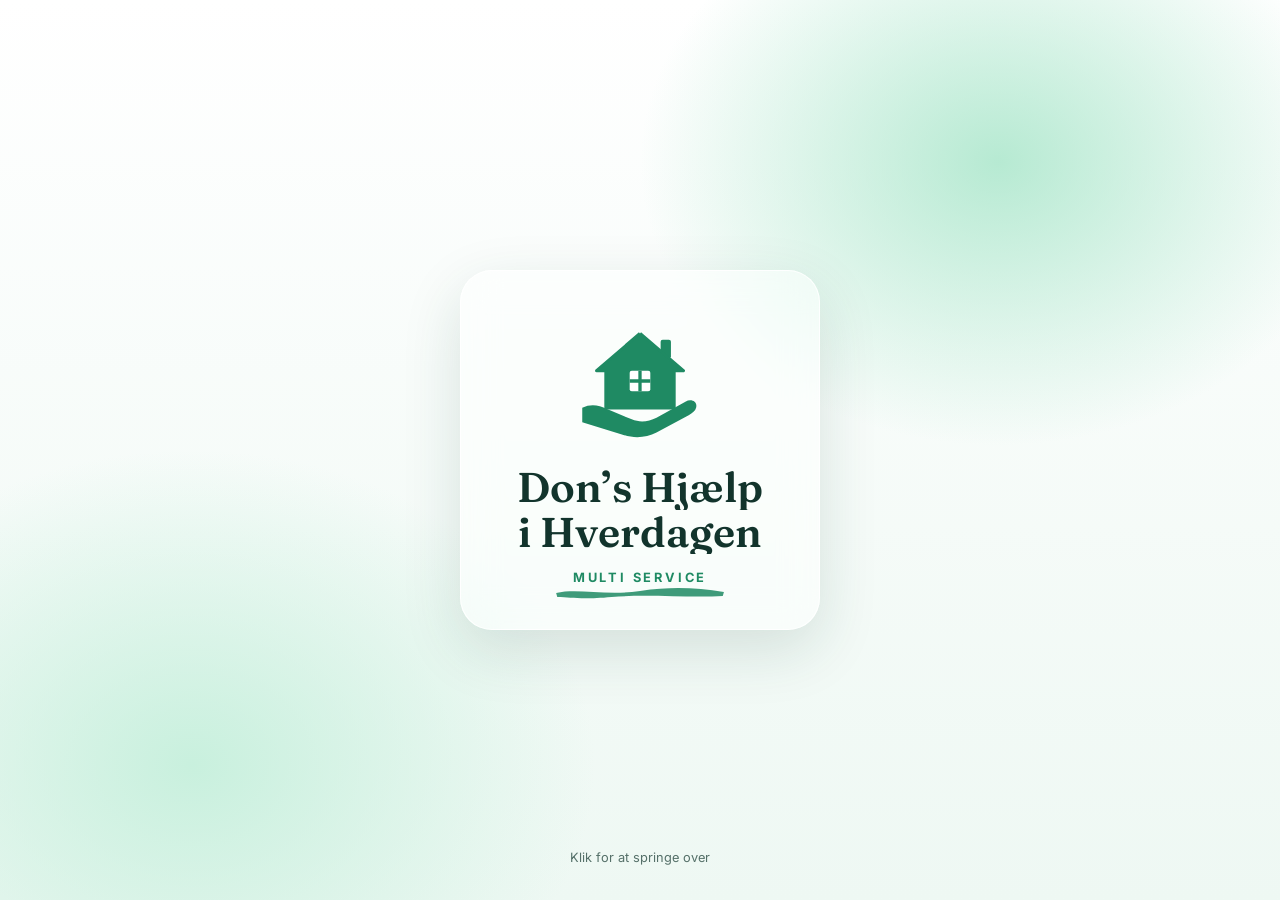
<file: dons-hjaelp-website/logo-intro-test.html>
<!doctype html>
<html lang="da">
<head>
  <meta charset="utf-8">
  <meta name="viewport" content="width=device-width, initial-scale=1">
  <title>Don’s Hjælp i Hverdagen</title>
  <meta name="robots" content="noindex">
  <link rel="icon" href="favicon.svg" type="image/svg+xml">
  <script>
    (function () {
      var m = null;
      try { m = localStorage.getItem('dhh-mode'); } catch (e) {}
      if (m !== 'dark' && m !== 'light') m = window.matchMedia && matchMedia('(prefers-color-scheme: dark)').matches ? 'dark' : 'light';
      document.documentElement.setAttribute('data-mode', m);
    })();
  </script>
  <style>
    /* TESTSIDE for logo-animationen. Når den er godkendt, flyttes den ind i index.html. */
    @font-face { font-family: "Fraunces"; src: url("fonts/fraunces-latin-wght-normal.woff2") format("woff2"); font-weight: 100 900; font-display: swap; }
    @font-face { font-family: "Inter"; src: url("fonts/inter-latin-wght-normal.woff2") format("woff2"); font-weight: 100 900; font-display: swap; }

    :root { --green: #1f8a63; --green-dark: #146246; --ink: #12342c; --mint: #7fd8b2; }
    * { box-sizing: border-box; }
    html, body { margin: 0; height: 100%; font-family: "Inter", system-ui, sans-serif; background: #f5faf7; }

    /* Den rigtige hjemmeside ligger bagved, så man kan se afsløringen */
    .site-frame { position: fixed; inset: 0; width: 100%; height: 100%; border: 0; }

    /* ---------- Intro-lag ---------- */
    .intro {
      position: fixed; inset: 0; z-index: 10;
      display: grid; place-items: center;
      background:
        radial-gradient(40% 45% at 78% 18%, rgba(159, 227, 196, .75), transparent 70%),
        radial-gradient(45% 50% at 15% 85%, rgba(196, 239, 219, .9), transparent 70%),
        linear-gradient(180deg, #ffffff, #eef8f3);
      cursor: pointer;
    }
    .intro-card {
      display: flex; flex-direction: column; align-items: center; gap: 18px;
      padding: 44px 56px 40px;
      border-radius: 32px;
      background: rgba(255, 255, 255, .55);
      -webkit-backdrop-filter: saturate(1.5) blur(18px); backdrop-filter: saturate(1.5) blur(18px);
      border: 1px solid rgba(255, 255, 255, .9);
      box-shadow: 0 20px 60px rgba(18, 74, 54, .14);
      opacity: 0; transform: scale(.94);
    }
    .logo { width: 132px; height: 132px; overflow: visible; color: var(--green); }
    .logo .house { fill: currentColor; fill-opacity: 0; stroke: currentColor; stroke-width: 1.6; stroke-dasharray: 1; stroke-dashoffset: 1; stroke-linejoin: round; }
    .logo .chimney { fill: currentColor; transform-box: fill-box; transform-origin: 50% 100%; transform: scaleY(0); }
    .logo .hand { fill: currentColor; opacity: 0; transform: translateY(14px); }
    .logo .window { fill: #fff; transform-box: fill-box; transform-origin: center; transform: scale(0); }
    .logo .cross { stroke: currentColor; stroke-width: 1.6; opacity: 0; }
    .logo .spark { fill: var(--mint); transform-box: fill-box; transform-origin: center; transform: scale(0); }

    .wordmark { text-align: center; }
    .line { display: block; overflow: hidden; }
    .line span {
      display: block; font-family: "Fraunces", Georgia, serif; font-weight: 600;
      font-size: clamp(1.9rem, 1.4rem + 2vw, 2.6rem); line-height: 1.08; color: var(--ink);
      transform: translateY(105%);
    }
    .tag {
      position: relative; display: inline-block; margin-top: 12px; padding: 4px 6px;
      font-size: .8rem; font-weight: 700; letter-spacing: .6em; text-transform: uppercase; color: var(--green);
      opacity: 0;
    }
    /* Penselstrøg under "Multi Service" */
    .stroke {
      position: absolute; left: -8%; right: -8%; bottom: -10px; height: 14px; width: 116%;
      clip-path: inset(0 100% 0 0);
    }

    .skip-hint {
      position: fixed; bottom: 22px; left: 50%; transform: translateX(-50%);
      font-size: .8rem; color: #557069; opacity: 0;
    }

    /* ---------- Afspilning ---------- */
    .play .intro-card { animation: card-in .6s cubic-bezier(.2, .8, .2, 1) .1s forwards; }
    .play .hand { animation: hand-in .7s cubic-bezier(.2, .8, .2, 1) .35s forwards; }
    .play .house { animation: draw .9s ease-in-out .55s forwards, fill-in .45s ease 1.35s forwards; }
    .play .chimney { animation: pop .35s cubic-bezier(.3, 1.6, .5, 1) 1.45s forwards; }
    .play .window { animation: pop .4s cubic-bezier(.3, 1.6, .5, 1) 1.65s forwards; }
    .play .cross { animation: fade .3s ease 1.85s forwards; }
    .play .spark { animation: spark .7s ease 1.9s forwards; }
    .play .line:nth-child(1) span { animation: rise .6s cubic-bezier(.2, .8, .2, 1) 1.7s forwards; }
    .play .line:nth-child(2) span { animation: rise .6s cubic-bezier(.2, .8, .2, 1) 1.82s forwards; }
    .play .tag { animation: track-in .7s cubic-bezier(.2, .8, .2, 1) 2.1s forwards; }
    .play .stroke { animation: paint .5s cubic-bezier(.6, 0, .3, 1) 2.45s forwards; }
    .play .skip-hint { animation: fade .4s ease 1s forwards; }
    .play.leave .intro { animation: leave .8s cubic-bezier(.7, 0, .3, 1) forwards; }
    .play.leave .intro-card { animation: card-out .8s cubic-bezier(.7, 0, .3, 1) forwards; opacity: 1; transform: none; }

    @keyframes card-in { to { opacity: 1; transform: none; } }
    @keyframes hand-in { to { opacity: 1; transform: none; } }
    @keyframes draw { to { stroke-dashoffset: 0; } }
    @keyframes fill-in { to { fill-opacity: 1; } }
    @keyframes pop { to { transform: scale(1); } }
    @keyframes fade { to { opacity: 1; } }
    @keyframes spark { 0% { transform: scale(0) rotate(0); } 50% { transform: scale(1.2) rotate(45deg); } 100% { transform: scale(0) rotate(90deg); } }
    @keyframes rise { to { transform: none; } }
    @keyframes track-in { to { opacity: 1; letter-spacing: .22em; } }
    @keyframes paint { to { clip-path: inset(0 0 0 0); } }
    @keyframes leave { to { opacity: 0; visibility: hidden; } }
    @keyframes card-out { to { opacity: 0; transform: translateY(-30px) scale(.96); } }

    @media (prefers-reduced-motion: reduce) {
      .play .intro-card, .play .hand, .play .house, .play .chimney, .play .window, .play .cross,
      .play .line span, .play .tag, .play .stroke { animation-duration: .01s !important; animation-delay: 0s !important; }
    }

    /* ---------- Mørk tilstand (følger valget fra hjemmesiden) ---------- */
    html[data-mode="dark"], html[data-mode="dark"] body { background: #0c1a15; }
    html[data-mode="dark"] .intro {
      background:
        radial-gradient(40% 45% at 78% 18%, rgba(31, 138, 99, .45), transparent 70%),
        radial-gradient(45% 50% at 15% 85%, rgba(20, 92, 67, .55), transparent 70%),
        linear-gradient(180deg, #0f2019, #09140f);
    }
    html[data-mode="dark"] .intro-card {
      background: rgba(17, 37, 30, .6);
      border-color: rgba(255, 255, 255, .1);
      box-shadow: 0 20px 60px rgba(0, 0, 0, .45);
    }
    html[data-mode="dark"] .logo, html[data-mode="dark"] .tag { color: #5fd3a2; }
    html[data-mode="dark"] .line span { color: #e4f1ea; }
    html[data-mode="dark"] .skip-hint { color: #93aba2; }
    @media (max-width: 480px) { .intro-card { padding: 36px 28px 32px; } .logo { width: 110px; height: 110px; } }
  </style>
</head>
<body>
  <iframe class="site-frame" src="index.html" title="Hjemmesiden" tabindex="-1"></iframe>

  <div class="stage play" id="stage">
    <div class="intro" id="intro" role="presentation">
      <div class="intro-card">
        <svg class="logo" viewBox="0 0 64 64" aria-hidden="true">
          <path class="hand" d="M4 45c4-2 8-1.4 12 .6l12 5c4 1.6 8 1.2 12-.8l14-7.8c3-1.6 6 0 5.2 3-.4 1.5-1.7 2.6-3.6 3.6L40 57c-5 2.6-11 3-16.4 1L4 52z"/>
          <rect class="chimney" x="42" y="12" width="5" height="9" rx="1"/>
          <path class="house" pathLength="1" d="M32 9 53 27h-4.5v18h-33V27H11z"/>
          <rect class="window" x="27" y="27" width="10" height="10" rx="1"/>
          <path class="cross" d="M32 27v10M27 32h10"/>
          <path class="spark" d="M54 4l1.4 3.6L59 9l-3.6 1.4L54 14l-1.4-3.6L49 9l3.6-1.4z"/>
        </svg>
        <div class="wordmark">
          <span class="line"><span>Don’s Hjælp</span></span>
          <span class="line"><span>i Hverdagen</span></span>
          <span class="tag">Multi Service
            <svg class="stroke" viewBox="0 0 300 14" preserveAspectRatio="none" aria-hidden="true">
              <path d="M2 8 C40 3, 90 11, 150 6 S250 3, 298 7 L296 11 C240 13, 160 9, 100 12 S30 12, 4 12 Z" fill="#1f8a63" fill-opacity=".85"/>
            </svg>
          </span>
        </div>
      </div>
      <p class="skip-hint">Klik for at springe over</p>
    </div>
  </div>

  <script>
    (function () {
      var stage = document.getElementById('stage');
      var intro = document.getElementById('intro');
      var HOLD = 3300;           // ms før introen forsvinder
      var timer;

      function leave() {
        clearTimeout(timer);
        stage.classList.add('leave');
        // Når introen er væk, kan man bruge siden bagved.
        setTimeout(function () { stage.style.pointerEvents = 'none'; }, 800);
      }
      function play() {
        clearTimeout(timer);
        stage.style.pointerEvents = '';
        stage.classList.remove('play', 'leave');
        void stage.offsetWidth;    // genstart CSS-animationerne
        stage.classList.add('play');
        timer = setTimeout(leave, HOLD);
      }

      intro.addEventListener('click', leave);
      document.addEventListener('keydown', function (e) { if (e.key === 'Escape' || e.key === 'Enter') leave(); });

      // Kommer man hertil med pensel-overgangen, venter introen til malingen er væk.
      if (/[?&]wipe=1/.test(location.search)) {
        stage.classList.remove('play');
        setTimeout(play, 750);
      } else {
        play();
      }
    })();
  </script>
  <script src="js/brush.js"></script>
</body>
</html>
</file>
<file: dons-hjaelp-website/css/styles.css>
/* =========================================================
   Don’s Hjælp i Hverdagen – stylesheet
   Grøn og hvid som logoet, med et let "glas"-look (glassmorphism).
   ========================================================= */

@font-face {
  font-family: "Fraunces";
  src: url("../fonts/fraunces-latin-wght-normal.woff2") format("woff2");
  font-weight: 100 900; font-style: normal; font-display: swap;
}
@font-face {
  font-family: "Fraunces";
  src: url("../fonts/fraunces-latin-wght-italic.woff2") format("woff2");
  font-weight: 100 900; font-style: italic; font-display: swap;
}
@font-face {
  font-family: "Inter";
  src: url("../fonts/inter-latin-wght-normal.woff2") format("woff2");
  font-weight: 100 900; font-style: normal; font-display: swap;
}

:root {
  --ink: #12342c;          /* mørk grøn tekst */
  --ink-2: #2b4a42;
  --muted: #557069;
  --green: #1f8a63;        /* logo-grøn */
  --green-dark: #146246;
  --green-deep: #0f4a36;
  --green-soft: #e3f4ec;
  --mint: #7fd8b2;
  --white: #ffffff;
  --bg: #f5faf7;
  --green-text: #1f8a63;   /* grøn tekst – lysere i mørk tilstand */
  --page-1: #ffffff;
  --page-3: #eef7f2;
  --surface: rgba(255, 255, 255, .7);
  --surface-solid: #ffffff;
  --surface-input: rgba(255, 255, 255, .8);
  --surface-form: rgba(255, 255, 255, .66);
  --surface-inset: rgba(255, 255, 255, .55);
  --nav-panel: rgba(255, 255, 255, .92);
  --cap-border: rgba(255, 255, 255, .8);
  --status-text: #146246;
  --orb-1: #9fe3c4; --orb-2: #c4efdb; --orb-3: #b2e8d0; --orb-opacity: .55;

  /* Glas */
  --glass-bg: rgba(255, 255, 255, .58);
  --glass-bg-strong: rgba(255, 255, 255, .78);
  --glass-border: rgba(255, 255, 255, .85);
  --glass-blur: saturate(1.5) blur(18px);
  --glass-shadow: 0 1px 1px rgba(18, 52, 44, .04), 0 10px 32px rgba(18, 74, 54, .08);

  --radius: 20px;
  --radius-lg: 28px;
  --shadow: 0 2px 4px rgba(18, 52, 44, .05), 0 18px 44px rgba(18, 74, 54, .14);

  --font-serif: "Fraunces", Georgia, "Times New Roman", serif;
  --font-sans: "Inter", system-ui, -apple-system, "Segoe UI", Roboto, Arial, sans-serif;

  --container: 1160px;
  --header-h: 72px;
}

/* ---------- Base ---------- */
*, *::before, *::after { box-sizing: border-box; }
html { scroll-padding-top: calc(var(--header-h) + 28px); -webkit-text-size-adjust: 100%; }
@media (prefers-reduced-motion: no-preference) { html { scroll-behavior: smooth; } }

body {
  margin: 0;
  background: linear-gradient(180deg, var(--page-1) 0%, var(--bg) 40%, var(--page-3) 100%);
  color: var(--ink);
  font-family: var(--font-sans);
  font-size: 1.0625rem;
  line-height: 1.65;
  overflow-x: clip;
}
img { display: block; max-width: 100%; height: auto; }
a { color: inherit; }
h1, h2, h3 { margin: 0; font-family: var(--font-serif); font-weight: 600; line-height: 1.12; letter-spacing: -0.015em; }
p { margin: 0; }
ul, ol { margin: 0; padding: 0; list-style: none; }
figure { margin: 0; }
button { font: inherit; color: inherit; }
:focus-visible { outline: 3px solid var(--green); outline-offset: 3px; border-radius: 6px; }

.container { width: min(100% - 32px, var(--container)); margin-inline: auto; }
.sprite { position: absolute; width: 0; height: 0; overflow: hidden; }

.skip-link {
  position: absolute; left: 16px; top: -100px; z-index: 200;
  padding: 10px 16px; background: var(--green-deep); color: #fff;
  border-radius: 10px; text-decoration: none;
}
.skip-link:focus { top: 12px; }

/* Bløde grønne lysfelter, som glasset slører */
.bg-orbs { position: fixed; inset: 0; z-index: -1; pointer-events: none; overflow: hidden; }
.bg-orbs span {
  position: absolute; border-radius: 50%; filter: blur(70px); opacity: var(--orb-opacity);
}
.bg-orbs span:nth-child(1) { width: 520px; height: 520px; top: -160px; right: -120px; background: var(--orb-1); }
.bg-orbs span:nth-child(2) { width: 460px; height: 460px; top: 45%; left: -200px; background: var(--orb-2); }
.bg-orbs span:nth-child(3) { width: 380px; height: 380px; bottom: -140px; right: 10%; background: var(--orb-3); }

/* Glas-flade */
.glass {
  background: var(--glass-bg);
  -webkit-backdrop-filter: var(--glass-blur);
  backdrop-filter: var(--glass-blur);
  border: 1px solid var(--glass-border);
  box-shadow: var(--glass-shadow);
}

.eyebrow {
  display: inline-flex; align-items: center; gap: 8px;
  margin-bottom: 14px;
  color: var(--green-text);
  font-size: .8125rem; font-weight: 700; letter-spacing: .16em; text-transform: uppercase;
}
.eyebrow::before {
  content: ""; width: 18px; height: 2px; border-radius: 2px; background: currentColor;
}

/* ---------- Buttons ---------- */
.btn {
  display: inline-flex; align-items: center; justify-content: center; gap: 10px;
  min-height: 48px; padding: 12px 24px;
  border: 1px solid transparent; border-radius: 999px;
  font-weight: 600; font-size: 1rem; line-height: 1.2;
  text-decoration: none; cursor: pointer;
  transition: background-color .2s, color .2s, border-color .2s, transform .2s, box-shadow .2s;
}
.btn:hover { transform: translateY(-1px); }
.btn-icon { width: 18px; height: 18px; flex: none; }
.btn-primary {
  background: linear-gradient(135deg, #26a273, var(--green) 55%, var(--green-dark));
  color: #fff;
  box-shadow: 0 8px 22px rgba(31, 138, 99, .3), inset 0 1px 0 rgba(255, 255, 255, .25);
}
.btn-primary:hover { box-shadow: 0 10px 28px rgba(31, 138, 99, .38), inset 0 1px 0 rgba(255, 255, 255, .25); }
.btn-glass {
  background: var(--glass-bg-strong);
  -webkit-backdrop-filter: var(--glass-blur); backdrop-filter: var(--glass-blur);
  border-color: rgba(31, 138, 99, .18);
  color: var(--ink);
}
.btn-glass:hover { border-color: rgba(31, 138, 99, .45); background: var(--surface-solid); }
.btn-light { background: #fff; color: var(--green-deep); }
.btn-light:hover { background: var(--green-soft); }
.btn-sm { min-height: 40px; padding: 8px 18px; font-size: .9375rem; }
.btn-block { width: 100%; }

/* ---------- Header (svævende glas-bjælke) ---------- */
.site-header {
  position: sticky; top: 0; z-index: 50;
  padding-top: 12px;
}
.header-inner {
  display: flex; align-items: center; gap: 24px;
  height: var(--header-h);
  padding: 0 14px 0 18px;
  border-radius: 22px;
  transition: box-shadow .25s, background-color .25s;
}
.site-header.is-scrolled .header-inner {
  background: var(--glass-bg-strong);
  box-shadow: 0 12px 34px rgba(18, 74, 54, .12);
}

.brand { display: inline-flex; align-items: center; gap: 10px; text-decoration: none; color: var(--green-text); flex: none; }
.brand-mark { width: 44px; height: 44px; flex: none; }
.brand-text { display: flex; flex-direction: column; }
.brand-name { font-family: var(--font-serif); font-weight: 600; font-size: 1.0625rem; line-height: 1.05; color: var(--ink); }
.brand-tag { margin-top: 4px; font-size: .625rem; font-weight: 700; letter-spacing: .2em; text-transform: uppercase; color: var(--green-text); }

.site-nav { margin-left: auto; }
.site-nav ul { display: flex; gap: 4px; }
.site-nav a {
  display: block; padding: 8px 14px; border-radius: 999px;
  text-decoration: none; font-weight: 500; font-size: .9688rem; color: var(--ink-2);
  transition: background-color .2s, color .2s;
}
.site-nav a:hover { background: rgba(31, 138, 99, .1); color: var(--green-text); }

.header-actions { display: flex; align-items: center; gap: 10px; }
.lang-toggle {
  display: inline-flex; padding: 3px;
  border: 1px solid rgba(31, 138, 99, .2); border-radius: 999px;
  background: var(--surface); cursor: pointer;
  font-size: .75rem; font-weight: 700; letter-spacing: .06em;
}
.lang-toggle span { padding: 5px 9px; border-radius: 999px; color: var(--muted); transition: background-color .2s, color .2s; }
html[lang="da"] .lang-toggle [data-lang-opt="da"],
html[lang="en"] .lang-toggle [data-lang-opt="en"] { background: var(--green); color: #fff; }

.nav-toggle {
  display: none; position: relative;
  width: 44px; height: 44px; padding: 0;
  border: 0; border-radius: 12px; background: transparent; cursor: pointer;
}
.nav-toggle span {
  position: absolute; left: 11px; width: 22px; height: 2px; border-radius: 2px;
  background: var(--ink); transition: transform .25s, opacity .2s;
}
.nav-toggle span:nth-child(1) { top: 15px; }
.nav-toggle span:nth-child(2) { top: 21px; }
.nav-toggle span:nth-child(3) { top: 27px; }
.nav-toggle[aria-expanded="true"] span:nth-child(1) { transform: translateY(6px) rotate(45deg); }
.nav-toggle[aria-expanded="true"] span:nth-child(2) { opacity: 0; }
.nav-toggle[aria-expanded="true"] span:nth-child(3) { transform: translateY(-6px) rotate(-45deg); }

@media (max-width: 959px) {
  .nav-toggle { display: inline-block; }
  .header-actions { margin-left: auto; }
  .header-inner { position: relative; }
  .site-nav {
    position: absolute; top: calc(100% + 8px); left: 0; right: 0; margin: 0;
    padding: 8px; border-radius: 20px;
    background: var(--nav-panel);
    -webkit-backdrop-filter: var(--glass-blur); backdrop-filter: var(--glass-blur);
    border: 1px solid var(--glass-border);
    box-shadow: 0 18px 40px rgba(18, 74, 54, .16);
    display: none;
  }
  .site-nav.is-open { display: block; }
  .site-nav ul { flex-direction: column; gap: 2px; }
  .site-nav a { padding: 14px 14px; border-radius: 14px; font-size: 1.0625rem; }
}
@media (max-width: 719px) { .header-cta { display: none; } }
@media (max-width: 374px) {
  .header-inner { gap: 10px; padding: 0 6px 0 12px; }
  .header-actions { gap: 4px; }
  .brand { gap: 8px; }
  .brand-mark { width: 36px; height: 36px; }
  .brand-name { font-size: 1rem; }
}

/* ---------- Hero ---------- */
.hero { position: relative; padding: clamp(36px, 6vw, 72px) 0 clamp(72px, 9vw, 112px); }
.hero-grid {
  display: grid; grid-template-columns: minmax(0, 1.1fr) minmax(0, .9fr);
  gap: clamp(40px, 6vw, 80px); align-items: center;
}
.hero h1 { font-size: clamp(2.5rem, 2rem + 3vw, 4.3rem); line-height: 1.03; letter-spacing: -0.025em; }
.hero h1 em { font-style: italic; font-weight: 500; color: var(--green-text); }
.lead { margin-top: 22px; max-width: 34em; font-size: clamp(1.0625rem, 1rem + .3vw, 1.2rem); color: var(--ink-2); }
.hero-actions { display: flex; flex-wrap: wrap; gap: 12px; margin-top: 32px; }
.hero-points {
  display: flex; flex-wrap: wrap; gap: 10px 22px; margin-top: 30px;
  font-size: .9688rem; font-weight: 500; color: var(--ink-2);
}
.hero-points li { display: inline-flex; align-items: center; gap: 8px; }
.hero-points svg { width: 22px; height: 22px; padding: 4px; border-radius: 50%; background: var(--green-soft); color: var(--green-text); }

.hero-media { position: relative; max-width: 460px; width: 100%; margin-left: auto; }
.hero-main img {
  width: 100%; aspect-ratio: 3 / 4; object-fit: cover;
  border-radius: var(--radius-lg); box-shadow: var(--shadow);
}
.hero-inset {
  position: absolute; left: -64px; bottom: -40px; width: 40%;
  padding: 6px; border-radius: 24px;
  background: var(--surface-inset);
  -webkit-backdrop-filter: var(--glass-blur); backdrop-filter: var(--glass-blur);
  border: 1px solid var(--glass-border);
  box-shadow: var(--shadow);
}
.hero-inset img { aspect-ratio: 3 / 4; object-fit: cover; width: 100%; border-radius: 18px; }
.hero-badge {
  position: absolute; top: 28px; right: 16px;
  display: flex; align-items: center; gap: 10px;
  padding: 10px 16px 10px 10px; border-radius: 18px; line-height: 1.25;
  background: var(--surface);
}
.hero-badge-mark { width: 40px; height: 40px; padding: 5px; border-radius: 12px; background: var(--green); color: #fff; --mark-window: var(--green); }
.hero-badge strong { display: block; font-size: .875rem; }
.hero-badge span span { font-size: .8125rem; color: var(--muted); }

@media (min-width: 1240px) { .hero-badge { right: -28px; } }
@media (max-width: 959px) {
  .hero-grid { grid-template-columns: 1fr; }
  .hero-media { margin: 8px auto 0; max-width: 420px; }
  .hero-inset { left: -12px; bottom: -28px; width: 38%; }
  .hero-badge { right: -8px; top: 20px; }
}
@media (max-width: 479px) {
  .hero-media { width: calc(100% - 24px); }
  .hero-badge { right: -12px; }
}

/* ---------- Sections ---------- */
.section { padding: clamp(72px, 9vw, 116px) 0; }
.section-head { max-width: 680px; margin-bottom: clamp(36px, 5vw, 52px); }
.section-head h2, .about-copy h2, .contact-info h2 { font-size: clamp(2rem, 1.5rem + 2vw, 3rem); }
.section-head h2 + p { margin-top: 16px; color: var(--muted); font-size: 1.125rem; }

/* ---------- Services ---------- */
.services-grid { display: grid; grid-template-columns: repeat(auto-fill, minmax(min(100%, 300px), 1fr)); gap: 20px; }
.service-card {
  position: relative;
  padding: 30px 28px;
  border-radius: var(--radius);
  transition: transform .25s, box-shadow .25s, background-color .25s;
}
.service-card:hover { transform: translateY(-4px); background: var(--glass-bg-strong); box-shadow: var(--shadow); }
.service-icon {
  display: grid; place-items: center; width: 54px; height: 54px; margin-bottom: 22px;
  border-radius: 16px; background: var(--green-soft); color: var(--green-text);
  box-shadow: inset 0 0 0 1px rgba(31, 138, 99, .12);
}
.service-icon svg { width: 28px; height: 28px; }
.service-card h3 { font-size: 1.35rem; margin-bottom: 10px; }
.service-card p { color: var(--muted); font-size: 1rem; }
.service-card-accent {
  background: linear-gradient(150deg, #26a273, var(--green) 50%, var(--green-dark));
  color: #fff;
  box-shadow: 0 16px 40px rgba(31, 138, 99, .3);
  border: 1px solid rgba(255, 255, 255, .25);
}
.service-card-accent:hover { background: linear-gradient(150deg, #26a273, var(--green) 50%, var(--green-dark)); }
.service-card-accent .service-icon { background: rgba(255, 255, 255, .18); color: #fff; box-shadow: inset 0 0 0 1px rgba(255, 255, 255, .3); }
.service-card-accent p { color: rgba(255, 255, 255, .88); }
.card-link {
  display: inline-flex; align-items: center; gap: 8px; margin-top: 18px;
  font-weight: 600; text-decoration: none; color: #fff;
}
.card-link svg { width: 18px; height: 18px; transition: transform .2s; }
.card-link:hover svg { transform: translateX(3px); }
.service-card-accent :focus-visible { outline-color: #fff; }

/* ---------- Process (grøn med glas-kort) ---------- */
.section-green {
  position: relative;
  background:
    radial-gradient(45% 70% at 90% 10%, rgba(127, 216, 178, .35), transparent 70%),
    radial-gradient(40% 60% at 5% 95%, rgba(127, 216, 178, .22), transparent 70%),
    linear-gradient(160deg, #1b7d59, var(--green-deep));
  color: #fff;
}
.section-green .eyebrow { color: var(--mint); }
.section-green :focus-visible { outline-color: #fff; }
.steps { display: grid; grid-template-columns: repeat(auto-fit, minmax(min(100%, 230px), 1fr)); gap: 20px; }
.step {
  padding: 28px 26px 30px; border-radius: var(--radius);
  background: rgba(255, 255, 255, .09);
  -webkit-backdrop-filter: blur(14px); backdrop-filter: blur(14px);
  border: 1px solid rgba(255, 255, 255, .2);
  box-shadow: inset 0 1px 0 rgba(255, 255, 255, .15);
}
.step-num { display: block; margin-bottom: 18px; font-family: var(--font-serif); font-style: italic; font-size: 2.5rem; line-height: 1; color: var(--mint); }
.step h3 { font-size: 1.3rem; margin-bottom: 10px; }
.step p { color: rgba(255, 255, 255, .8); font-size: 1rem; }

/* ---------- Before / after ---------- */
.ba-grid { display: grid; grid-template-columns: repeat(auto-fit, minmax(min(100%, 440px), 1fr)); gap: 28px; }
.ba-card { overflow: hidden; border-radius: var(--radius-lg); padding: 8px; }
.ba-pair { display: grid; grid-template-columns: 1fr 1fr; gap: 6px; }
.ba-pair figure { position: relative; }
.ba-pair img { width: 100%; aspect-ratio: 3 / 4; object-fit: cover; }
.ba-pair figure:first-child img { border-radius: 22px 6px 6px 22px; }
.ba-pair figure:last-child img { border-radius: 6px 22px 22px 6px; }
.ba-pair .ba-img-left { object-position: 18% center; }
.ba-label {
  position: absolute; top: 14px; left: 14px; padding: 5px 12px; border-radius: 999px;
  background: var(--surface);
  -webkit-backdrop-filter: blur(10px); backdrop-filter: blur(10px);
  color: var(--ink);
  font-size: .75rem; font-weight: 700; letter-spacing: .1em; text-transform: uppercase;
}
.ba-label-after { background: rgba(31, 138, 99, .9); color: #fff; }
.ba-body { padding: 22px 22px 24px; }
.ba-body h3 { font-size: 1.4rem; margin-bottom: 8px; }
.ba-body p { color: var(--muted); }

/* ---------- Gallery ---------- */
.filters { display: flex; flex-wrap: wrap; gap: 8px; margin-bottom: 28px; }
.chip {
  padding: 9px 18px; border-radius: 999px;
  border: 1px solid rgba(31, 138, 99, .2);
  background: var(--surface);
  -webkit-backdrop-filter: blur(10px); backdrop-filter: blur(10px);
  font-size: .9375rem; font-weight: 600; color: var(--ink-2); cursor: pointer;
  transition: background-color .2s, color .2s, border-color .2s;
}
.chip:hover { border-color: var(--green); }
.chip[aria-pressed="true"] { background: var(--green); border-color: var(--green); color: #fff; }

/* Fast gitter: stående billeder 4:5, liggende billeder fylder to kolonner. */
.gallery { display: grid; grid-template-columns: repeat(3, minmax(0, 1fr)); grid-auto-flow: dense; gap: 16px; }
.g-item { position: relative; aspect-ratio: 4 / 5; }
.g-item.is-wide { grid-column: span 2; aspect-ratio: auto; min-height: 240px; }
.g-item[hidden] { display: none; }
.g-open {
  position: absolute; inset: 0; display: block; width: 100%; height: 100%;
  padding: 0; border: 0; border-radius: var(--radius); overflow: hidden;
  background: var(--green-soft); cursor: zoom-in; text-align: left;
}
.g-open img { width: 100%; height: 100%; object-fit: cover; transition: transform .5s ease; }
.g-open:hover img { transform: scale(1.04); }
.g-cap {
  position: absolute; left: 10px; right: 10px; bottom: 10px;
  padding: 9px 12px; border-radius: 12px;
  background: var(--surface);
  -webkit-backdrop-filter: blur(12px) saturate(1.4); backdrop-filter: blur(12px) saturate(1.4);
  border: 1px solid var(--cap-border);
  color: var(--ink); font-size: .875rem; font-weight: 600; line-height: 1.3;
}
@media (max-width: 899px) {
  .gallery { grid-template-columns: repeat(2, minmax(0, 1fr)); }
  .g-item.is-wide { aspect-ratio: 16 / 10; min-height: 0; }
}
@media (max-width: 479px) {
  .gallery { gap: 10px; }
  .g-cap { left: 6px; right: 6px; bottom: 6px; padding: 6px 8px; font-size: .75rem; border-radius: 10px; }
}

/* ---------- Lightbox ---------- */
.lightbox {
  width: 100%; height: 100%; max-width: 100vw; max-height: 100vh;
  margin: 0; padding: 0; border: 0; background: transparent; color: #fff;
}
.lightbox[open] { display: grid; grid-template-columns: auto 1fr auto; align-items: center; gap: 12px; padding: 24px; }
.lightbox::backdrop { background: rgba(8, 30, 22, .86); -webkit-backdrop-filter: blur(10px); backdrop-filter: blur(10px); }
.lb-figure { grid-column: 2; display: flex; flex-direction: column; align-items: center; gap: 14px; min-width: 0; }
.lb-img { max-width: 100%; max-height: calc(100vh - 140px); max-height: calc(100dvh - 140px); width: auto; border-radius: 16px; object-fit: contain; }
.lb-cap { display: flex; gap: 16px; justify-content: center; align-items: baseline; text-align: center; font-size: 1rem; }
.lb-count { color: rgba(255, 255, 255, .6); font-size: .875rem; white-space: nowrap; }
.lb-btn {
  display: grid; place-items: center; width: 52px; height: 52px;
  border: 1px solid rgba(255, 255, 255, .25); border-radius: 50%;
  background: rgba(255, 255, 255, .12);
  -webkit-backdrop-filter: blur(10px); backdrop-filter: blur(10px);
  color: #fff; cursor: pointer; transition: background-color .2s;
}
.lb-btn:hover { background: rgba(255, 255, 255, .24); }
.lb-btn svg { width: 24px; height: 24px; }
.lb-close { position: absolute; top: 16px; right: 16px; z-index: 1; }
.lb-prev { grid-column: 1; }
.lb-next { grid-column: 3; }
.lightbox :focus-visible { outline-color: var(--mint); }
@media (max-width: 719px) {
  .lightbox[open] { grid-template-columns: 1fr 1fr; grid-template-rows: 1fr auto; padding: 64px 12px 20px; }
  .lb-figure { grid-column: 1 / -1; grid-row: 1; }
  .lb-img { max-height: calc(100vh - 220px); max-height: calc(100dvh - 220px); }
  .lb-prev { grid-column: 1; grid-row: 2; justify-self: end; }
  .lb-next { grid-column: 2; grid-row: 2; justify-self: start; }
  .lb-cap { flex-direction: column; gap: 4px; align-items: center; font-size: .9375rem; }
}

/* ---------- About ---------- */
.about-grid {
  display: grid; grid-template-columns: minmax(0, 1fr) minmax(0, 1fr);
  gap: clamp(32px, 5vw, 64px); align-items: center;
}
.about-media img {
  width: 100%; aspect-ratio: 4 / 3.4; object-fit: cover; object-position: 30% center;
  border-radius: var(--radius-lg); box-shadow: var(--shadow);
}
.about-copy { padding: clamp(28px, 4vw, 44px); border-radius: var(--radius-lg); }
.about-copy p:not(.eyebrow) { margin-top: 18px; color: var(--ink-2); }
.about-copy h2 + p { margin-top: 20px; }
.about-quote {
  margin: 26px 0 30px; padding: 4px 0 4px 20px;
  border-left: 3px solid var(--green);
  font-family: var(--font-serif); font-style: italic;
  font-size: clamp(1.2rem, 1.05rem + .6vw, 1.5rem); line-height: 1.35; color: var(--ink);
}
@media (max-width: 899px) { .about-grid { grid-template-columns: 1fr; } }

/* ---------- Facebook band ---------- */
.fb-section { padding-bottom: clamp(24px, 4vw, 40px); }
.fb-card {
  display: grid; grid-template-columns: auto 1fr auto; align-items: center; gap: 28px;
  padding: clamp(28px, 4vw, 44px); border-radius: var(--radius-lg);
  background:
    radial-gradient(60% 120% at 100% 0%, rgba(127, 216, 178, .35), transparent 70%),
    linear-gradient(140deg, #1f8a63, var(--green-deep));
  border: 1px solid rgba(255, 255, 255, .25);
  box-shadow: 0 18px 44px rgba(15, 74, 54, .25);
  color: #fff;
}
.fb-icon {
  display: grid; place-items: center; width: 64px; height: 64px; border-radius: 20px;
  background: rgba(255, 255, 255, .16); border: 1px solid rgba(255, 255, 255, .25);
}
.fb-icon svg { width: 34px; height: 34px; }
.fb-card h2 { font-size: clamp(1.5rem, 1.2rem + 1vw, 2rem); }
.fb-card p { margin-top: 6px; color: rgba(255, 255, 255, .85); }
.fb-card :focus-visible { outline-color: #fff; }
@media (max-width: 759px) {
  .fb-card { grid-template-columns: 1fr; gap: 18px; }
  .fb-card .btn { justify-self: start; }
}

/* ---------- Contact ---------- */
.contact-grid {
  display: grid; grid-template-columns: minmax(0, .9fr) minmax(0, 1.1fr);
  gap: clamp(36px, 6vw, 72px); align-items: start;
}
.contact-info > p:not(.eyebrow) { margin-top: 16px; color: var(--muted); font-size: 1.0625rem; }
.contact-list { display: grid; gap: 18px; margin-top: 32px; }
.contact-list li { display: flex; align-items: center; gap: 14px; min-width: 0; }
.contact-icon {
  display: grid; place-items: center; flex: none; width: 48px; height: 48px; border-radius: 14px;
  background: var(--green-soft); color: var(--green-text);
}
.contact-icon svg { width: 22px; height: 22px; }
.contact-label { display: block; font-size: .8125rem; font-weight: 600; letter-spacing: .04em; color: var(--muted); }
.contact-list a { font-weight: 600; text-decoration: none; overflow-wrap: anywhere; }
.contact-list a:hover { color: var(--green-text); text-decoration: underline; }

.area-card { margin-top: 32px; padding: 22px 22px 20px; border-radius: var(--radius); }
.area-title { display: flex; align-items: center; gap: 8px; font-weight: 700; color: var(--ink); }
.area-title svg { width: 20px; height: 20px; color: var(--green-text); }
.area-list { display: flex; flex-wrap: wrap; gap: 8px; margin-top: 14px; }
.area-list li {
  padding: 6px 12px; border-radius: 999px;
  background: var(--green-soft); color: var(--green-text);
  font-size: .875rem; font-weight: 600;
}
.area-note { margin-top: 14px; font-size: .9063rem; color: var(--muted); }

.contact-form { display: grid; gap: 18px; padding: clamp(24px, 4vw, 40px); border-radius: var(--radius-lg); background: var(--surface-form); }
.field { display: grid; gap: 7px; min-width: 0; }
.field-row { display: grid; grid-template-columns: 1fr 1fr; gap: 18px; }
.field label { font-size: .9063rem; font-weight: 600; color: var(--ink-2); }
.optional { font-weight: 400; color: var(--muted); }
.field input, .field select, .field textarea {
  width: 100%; min-height: 48px; padding: 11px 14px;
  border: 1px solid rgba(31, 138, 99, .18); border-radius: 12px;
  background: var(--surface-input); color: var(--ink);
  font: inherit; font-size: 1rem;
  transition: border-color .2s, box-shadow .2s, background-color .2s;
}
.field textarea { resize: vertical; min-height: 130px; }
.field select {
  appearance: none; padding-right: 40px;
  background-image: url("data:image/svg+xml,%3Csvg xmlns='http://www.w3.org/2000/svg' viewBox='0 0 24 24'%3E%3Cpath d='M6 9l6 6 6-6' fill='none' stroke='%232b4a42' stroke-width='2' stroke-linecap='round' stroke-linejoin='round'/%3E%3C/svg%3E");
  background-repeat: no-repeat; background-position: right 12px center; background-size: 18px;
}
.field input:focus, .field select:focus, .field textarea:focus {
  outline: none; border-color: var(--green); background-color: var(--surface-solid);
  box-shadow: 0 0 0 4px rgba(31, 138, 99, .15);
}
.form-note { font-size: .8438rem; color: var(--muted); }
.form-status:empty { display: none; }
.form-status { padding: 12px 14px; border-radius: 12px; background: var(--green-soft); color: var(--status-text); font-size: .9375rem; font-weight: 500; }
@media (max-width: 899px) { .contact-grid { grid-template-columns: 1fr; } }
@media (max-width: 559px) { .field-row { grid-template-columns: 1fr; } }

/* ---------- Footer ---------- */
.site-footer {
  margin-top: clamp(24px, 4vw, 40px); padding: 64px 0 28px;
  background:
    radial-gradient(40% 80% at 100% 0%, rgba(127, 216, 178, .18), transparent 70%),
    var(--green-deep);
  color: rgba(255, 255, 255, .8); font-size: .9688rem;
}
.site-footer :focus-visible { outline-color: var(--mint); }
.footer-grid { display: grid; grid-template-columns: 1.4fr 1fr 1fr; gap: 40px; }
.brand-light { color: #fff; --mark-window: var(--green-deep); }
.brand-light .brand-name { color: #fff; }
.brand-light .brand-tag { color: var(--mint); }
.footer-brand p { margin-top: 16px; max-width: 26em; }
.footer-title {
  margin-bottom: 14px; font-family: var(--font-sans); font-size: .8125rem; font-weight: 700;
  letter-spacing: .14em; text-transform: uppercase; color: #fff;
}
.site-footer ul { display: grid; gap: 8px; }
.site-footer ul a { text-decoration: none; overflow-wrap: anywhere; }
.site-footer ul a:hover { color: #fff; text-decoration: underline; }
.footer-bottom {
  display: flex; flex-wrap: wrap; justify-content: space-between; gap: 8px 24px;
  margin-top: 48px; padding-top: 24px; border-top: 1px solid rgba(255, 255, 255, .14);
  font-size: .875rem; color: rgba(255, 255, 255, .62);
}
@media (max-width: 759px) {
  .footer-grid { grid-template-columns: 1fr 1fr; }
  .footer-brand { grid-column: 1 / -1; }
}

/* ---------- Mobile CTA bar ---------- */
.mobile-cta { display: none; }
@media (max-width: 719px) {
  .mobile-cta {
    position: fixed; left: 10px; right: 10px; bottom: calc(10px + env(safe-area-inset-bottom)); z-index: 40;
    display: grid; grid-template-columns: 1fr 1.6fr; gap: 8px;
    padding: 8px; border-radius: 999px;
    background: var(--glass-bg-strong);
  }
  .site-footer { padding-bottom: calc(110px + env(safe-area-inset-bottom)); }
}

/* =========================================================
   Mørk tilstand – slås til med knappen nederst til højre
   ========================================================= */
html[data-mode="dark"] {
  color-scheme: dark;
  --ink: #e4f1ea;
  --ink-2: #c2d6cc;
  --muted: #93aba2;
  --bg: #0c1a15;
  --green-text: #5fd3a2;
  --green-soft: rgba(95, 211, 162, .13);
  --page-1: #0f2019;
  --page-3: #09140f;
  --glass-bg: rgba(22, 46, 37, .55);
  --glass-bg-strong: rgba(17, 37, 30, .86);
  --glass-border: rgba(255, 255, 255, .09);
  --glass-shadow: 0 1px 1px rgba(0, 0, 0, .2), 0 10px 32px rgba(0, 0, 0, .35);
  --shadow: 0 2px 4px rgba(0, 0, 0, .25), 0 18px 44px rgba(0, 0, 0, .45);
  --surface: rgba(17, 37, 30, .72);
  --surface-solid: #13281f;
  --surface-input: rgba(6, 16, 12, .55);
  --surface-form: rgba(17, 37, 30, .62);
  --surface-inset: rgba(17, 37, 30, .6);
  --nav-panel: rgba(13, 28, 22, .96);
  --cap-border: rgba(255, 255, 255, .1);
  --status-text: #8de4bd;
  --orb-1: #1f8a63; --orb-2: #145c43; --orb-3: #1a6b4f; --orb-opacity: .32;
}
html[data-mode="dark"] .field select {
  background-image: url("data:image/svg+xml,%3Csvg xmlns='http://www.w3.org/2000/svg' viewBox='0 0 24 24'%3E%3Cpath d='M6 9l6 6 6-6' fill='none' stroke='%23c2d6cc' stroke-width='2' stroke-linecap='round' stroke-linejoin='round'/%3E%3C/svg%3E");
}
html[data-mode="dark"] .site-footer { background: radial-gradient(40% 80% at 100% 0%, rgba(127, 216, 178, .1), transparent 70%), #08130f; }
html[data-mode="dark"] .section-green { background: radial-gradient(45% 70% at 90% 10%, rgba(127, 216, 178, .2), transparent 70%), linear-gradient(160deg, #146246, #0a3324); }
html[data-mode="dark"] .brand-light { --mark-window: #08130f; }
html[data-mode="dark"] .brand { --mark-window: var(--bg); }

/* ---------- Lys/mørk-knap ---------- */
.theme-switch {
  position: fixed;
  right: calc(16px + env(safe-area-inset-right, 0px));
  bottom: calc(16px + env(safe-area-inset-bottom, 0px));
  z-index: 45;
  display: inline-flex; align-items: center;
  padding: 5px; border-radius: 999px; cursor: pointer;
  border: 1px solid var(--glass-border);
  background: var(--glass-bg-strong);
  -webkit-backdrop-filter: var(--glass-blur); backdrop-filter: var(--glass-blur);
  box-shadow: var(--glass-shadow);
}
.ts-track {
  position: relative; display: block; width: 58px; height: 30px; border-radius: 999px;
  background: var(--green-soft);
  box-shadow: inset 0 0 0 1px rgba(31, 138, 99, .2);
  transition: background-color .3s;
}
.ts-track > svg { position: absolute; top: 7px; width: 16px; height: 16px; color: var(--muted); }
.ts-track > .ts-off { left: 7px; }
.ts-track > .ts-on { right: 7px; }
.ts-knob {
  position: absolute; top: 3px; left: 3px;
  display: grid; place-items: center;
  width: 24px; height: 24px; border-radius: 50%;
  background: #ffffff; color: #1f8a63;
  box-shadow: 0 2px 6px rgba(0, 0, 0, .22);
  transition: transform .3s cubic-bezier(.3, .7, .4, 1);
}
.ts-knob svg { width: 14px; height: 14px; grid-area: 1 / 1; transition: opacity .2s; }
.ts-knob .ts-moon { opacity: 0; }
.theme-switch[aria-checked="true"] .ts-track { background: #1f8a63; }
.theme-switch[aria-checked="true"] .ts-track > svg { color: rgba(255, 255, 255, .75); }
.theme-switch[aria-checked="true"] .ts-knob { transform: translateX(28px); }
.theme-switch[aria-checked="true"] .ts-knob .ts-sun { opacity: 0; }
.theme-switch[aria-checked="true"] .ts-knob .ts-moon { opacity: 1; }
@media (max-width: 719px) {
  .theme-switch { bottom: calc(86px + env(safe-area-inset-bottom, 0px)); right: calc(12px + env(safe-area-inset-right, 0px)); }
}
@media (prefers-reduced-motion: reduce) {
  .ts-knob, .ts-track { transition: none; }
}

/* ---------- Reveal on scroll ---------- */
@media (prefers-reduced-motion: no-preference) {
  .js .reveal { opacity: 0; transform: translateY(18px); transition: opacity .7s ease, transform .7s ease; }
  .js .reveal.is-visible { opacity: 1; transform: none; }
}

/* Sektioner får fokus efter pensel-overgangen, uden synlig ramme */
[tabindex="-1"]:focus { outline: none; }
</file>
